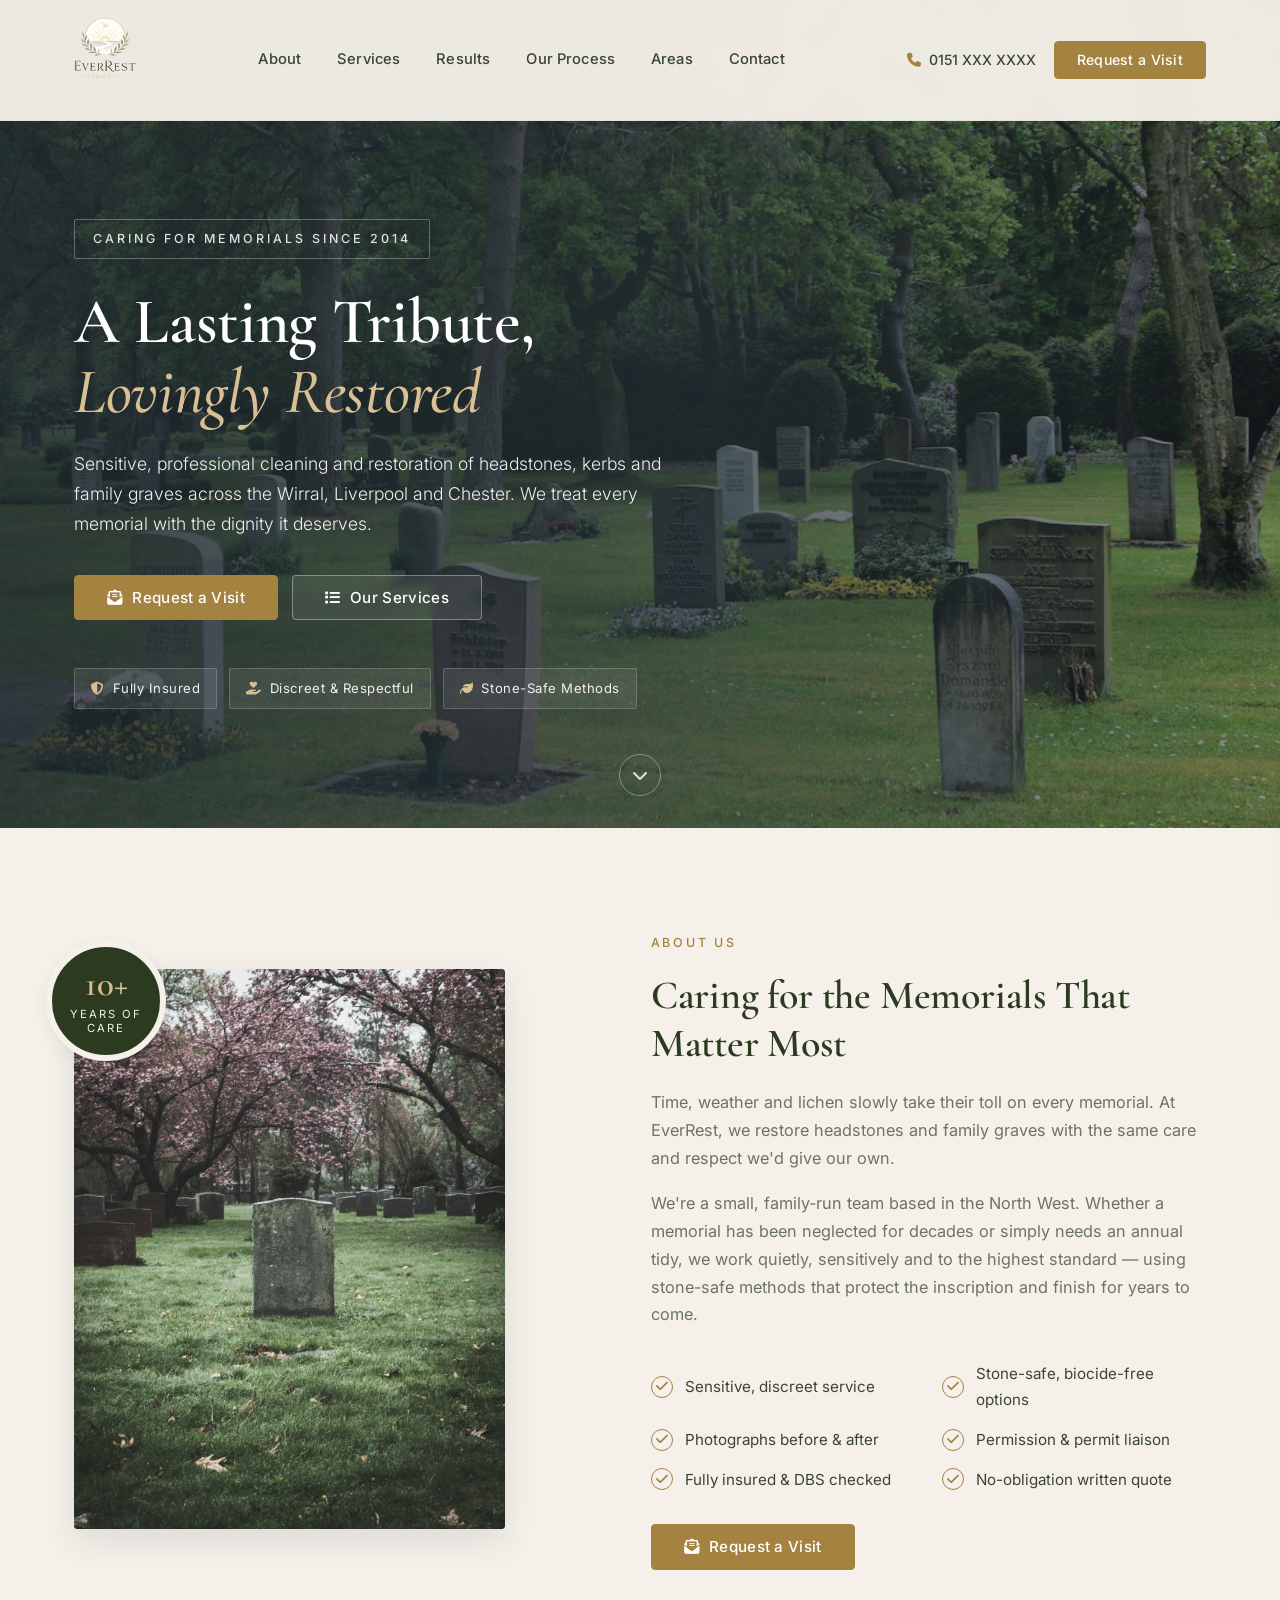
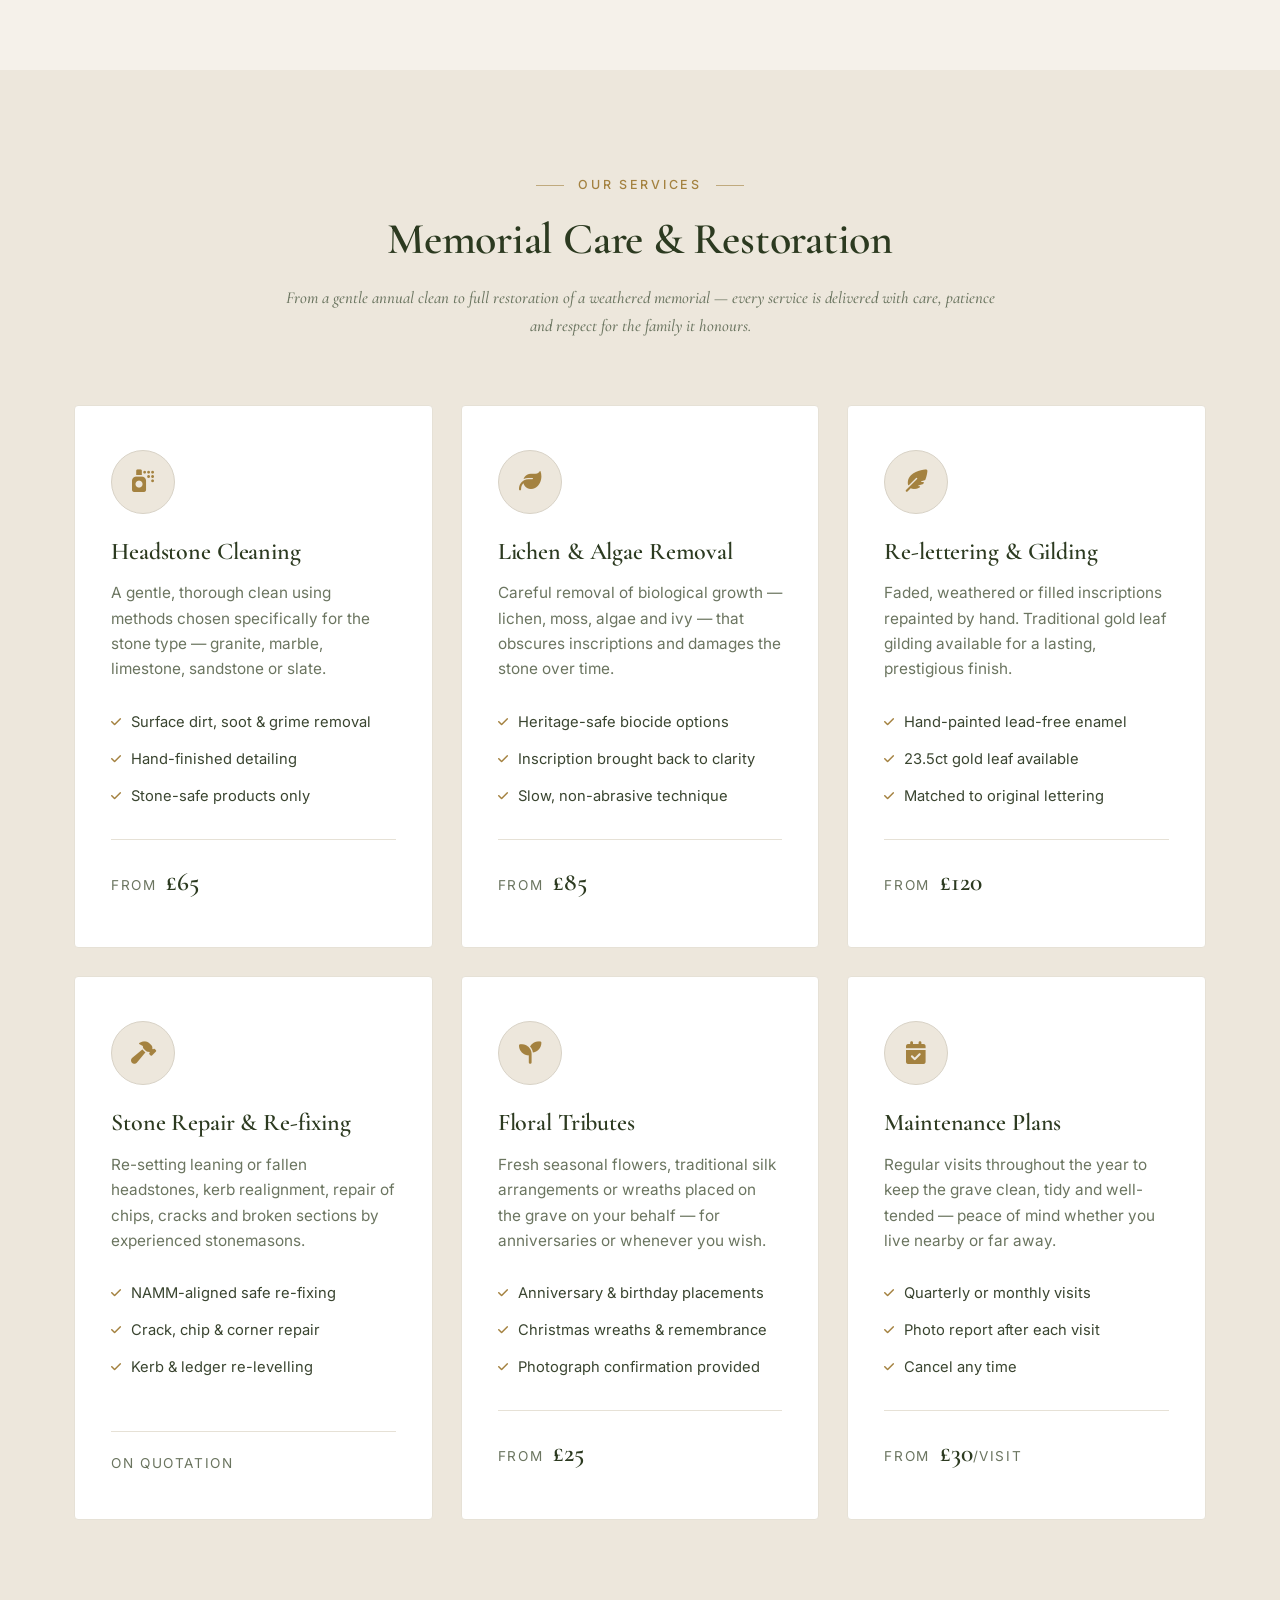
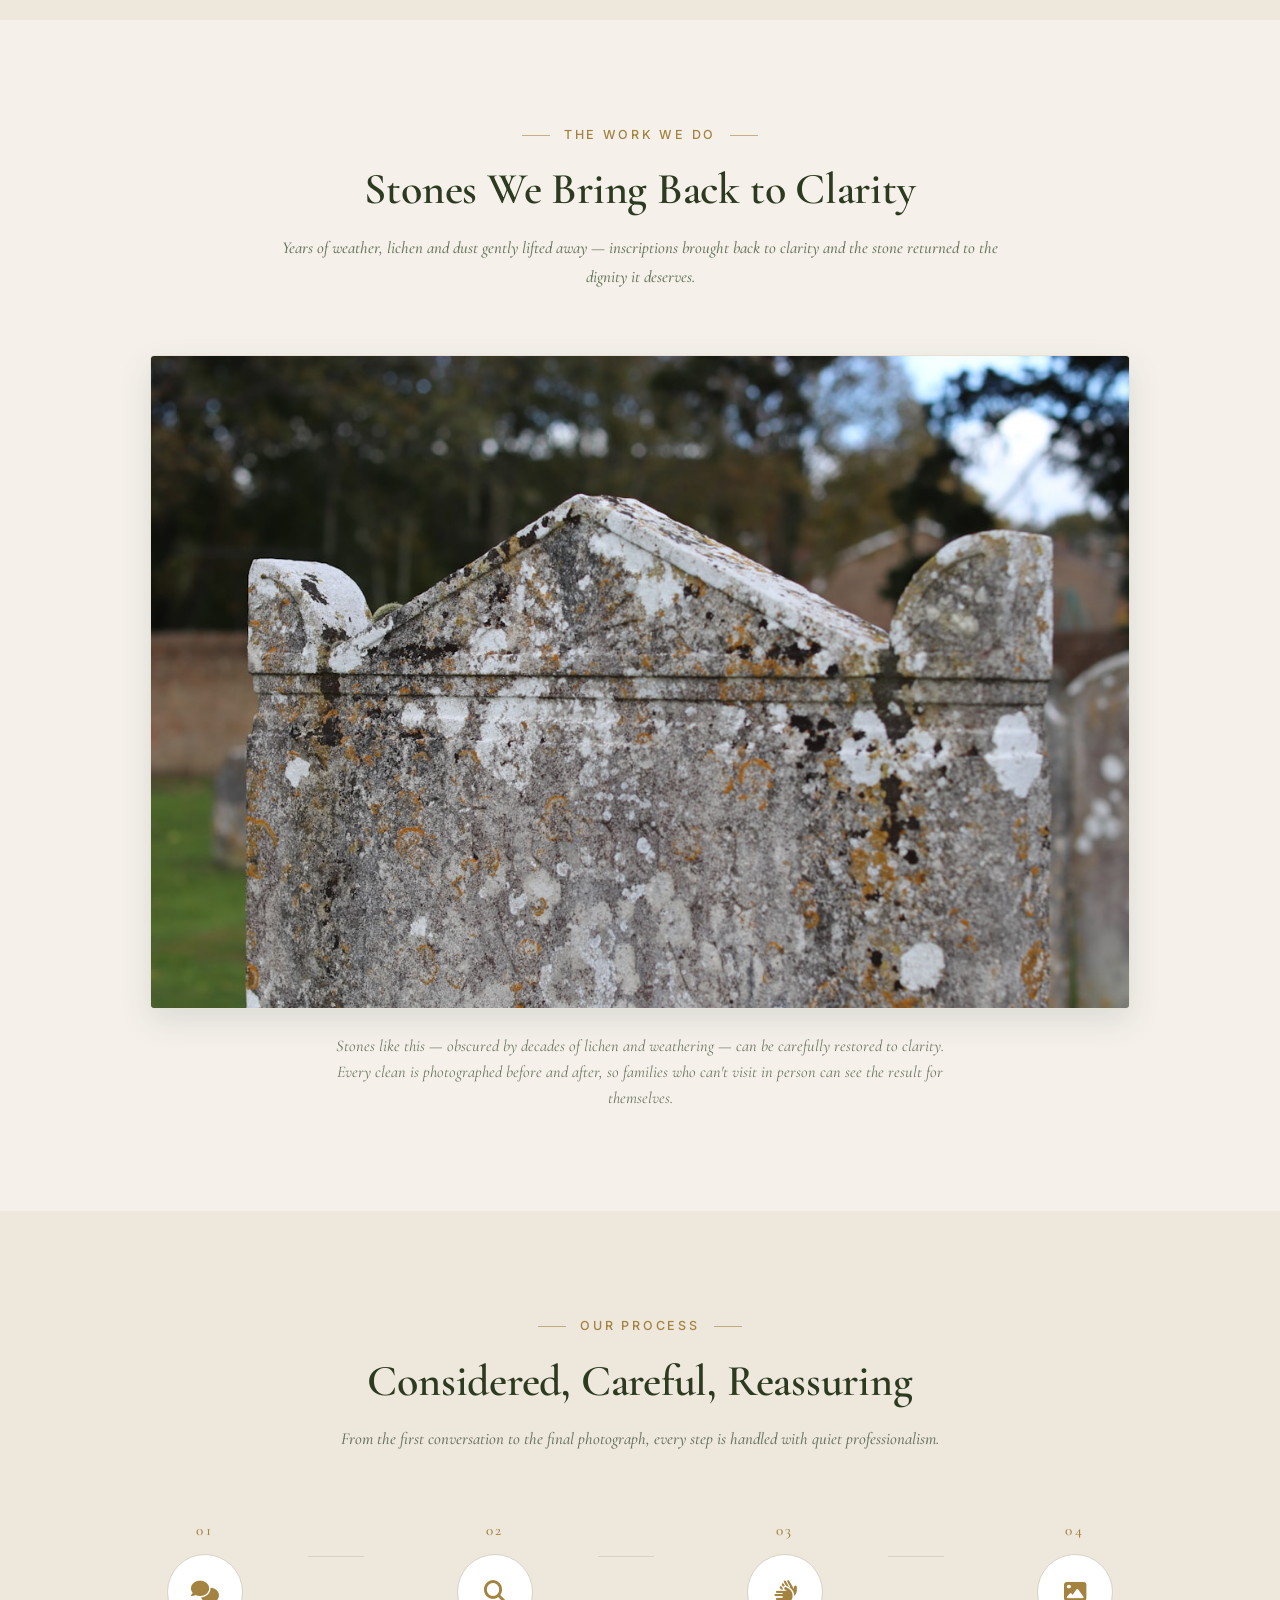
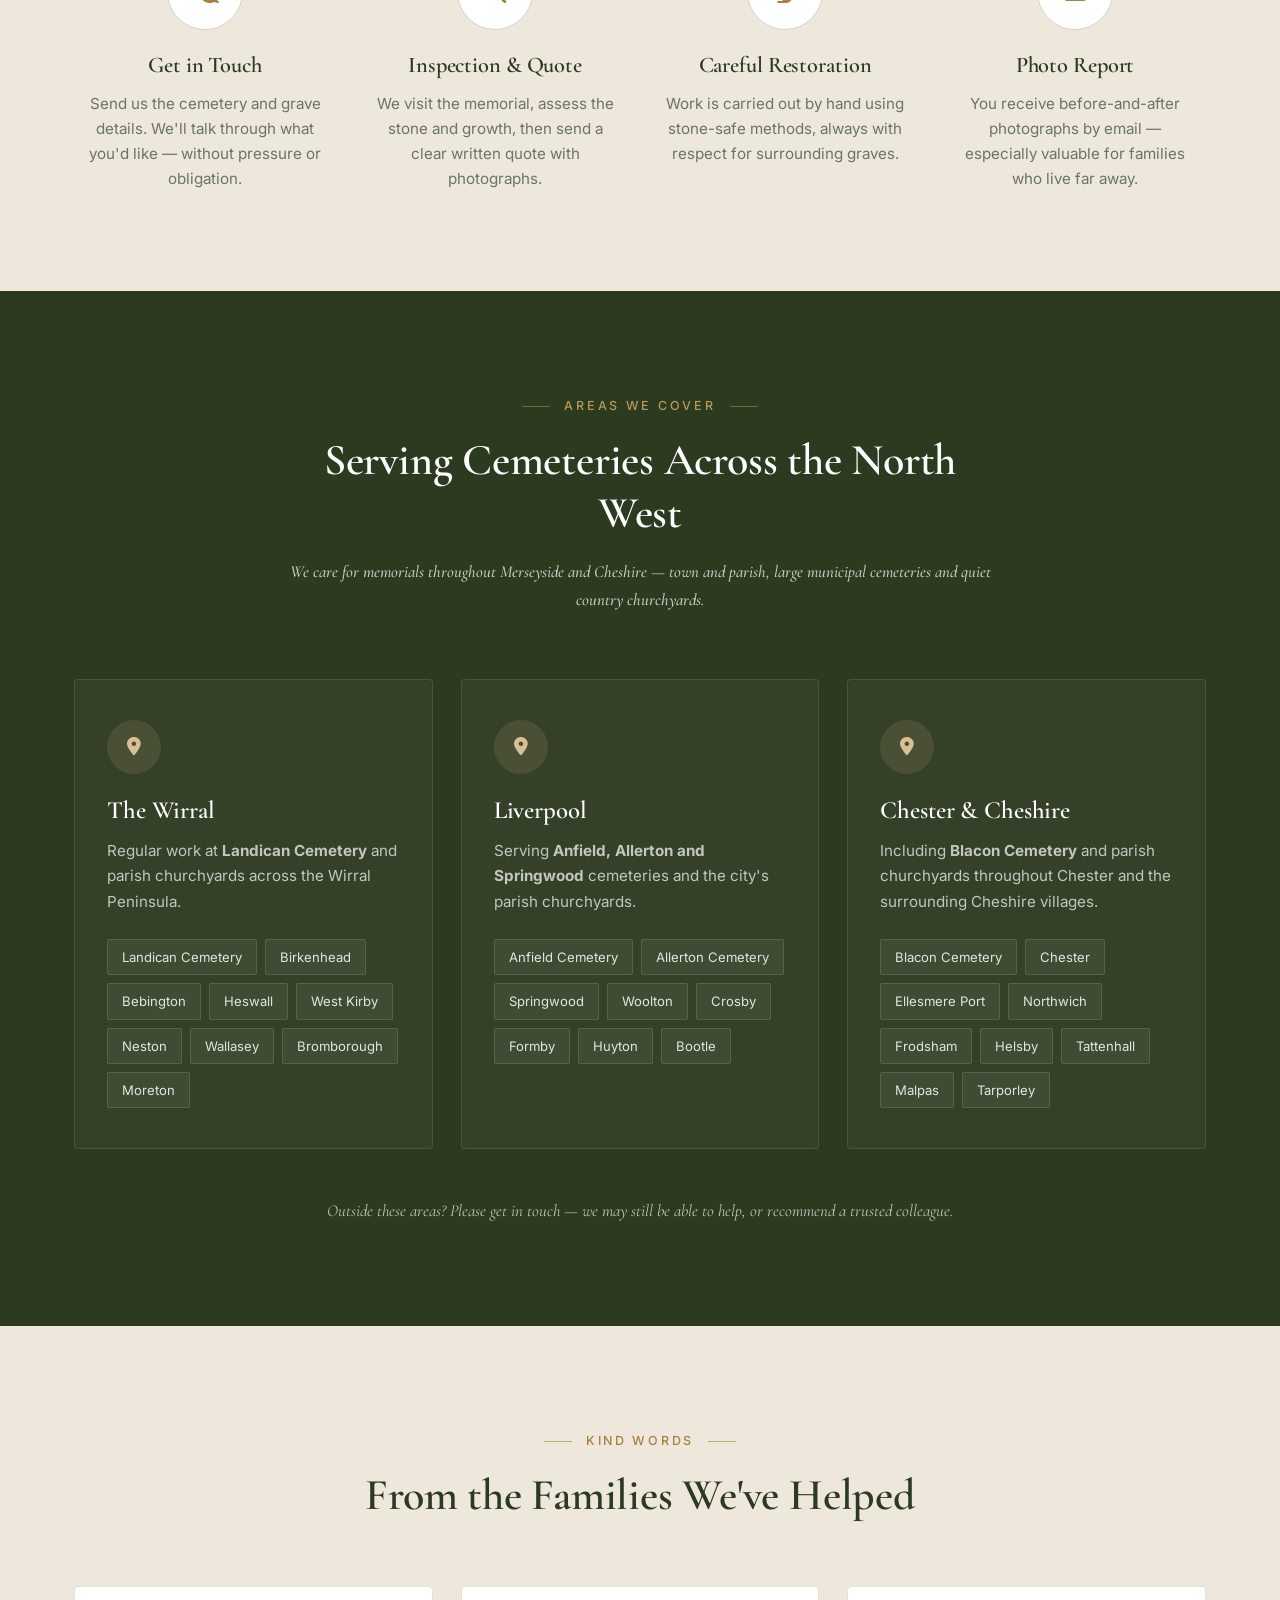
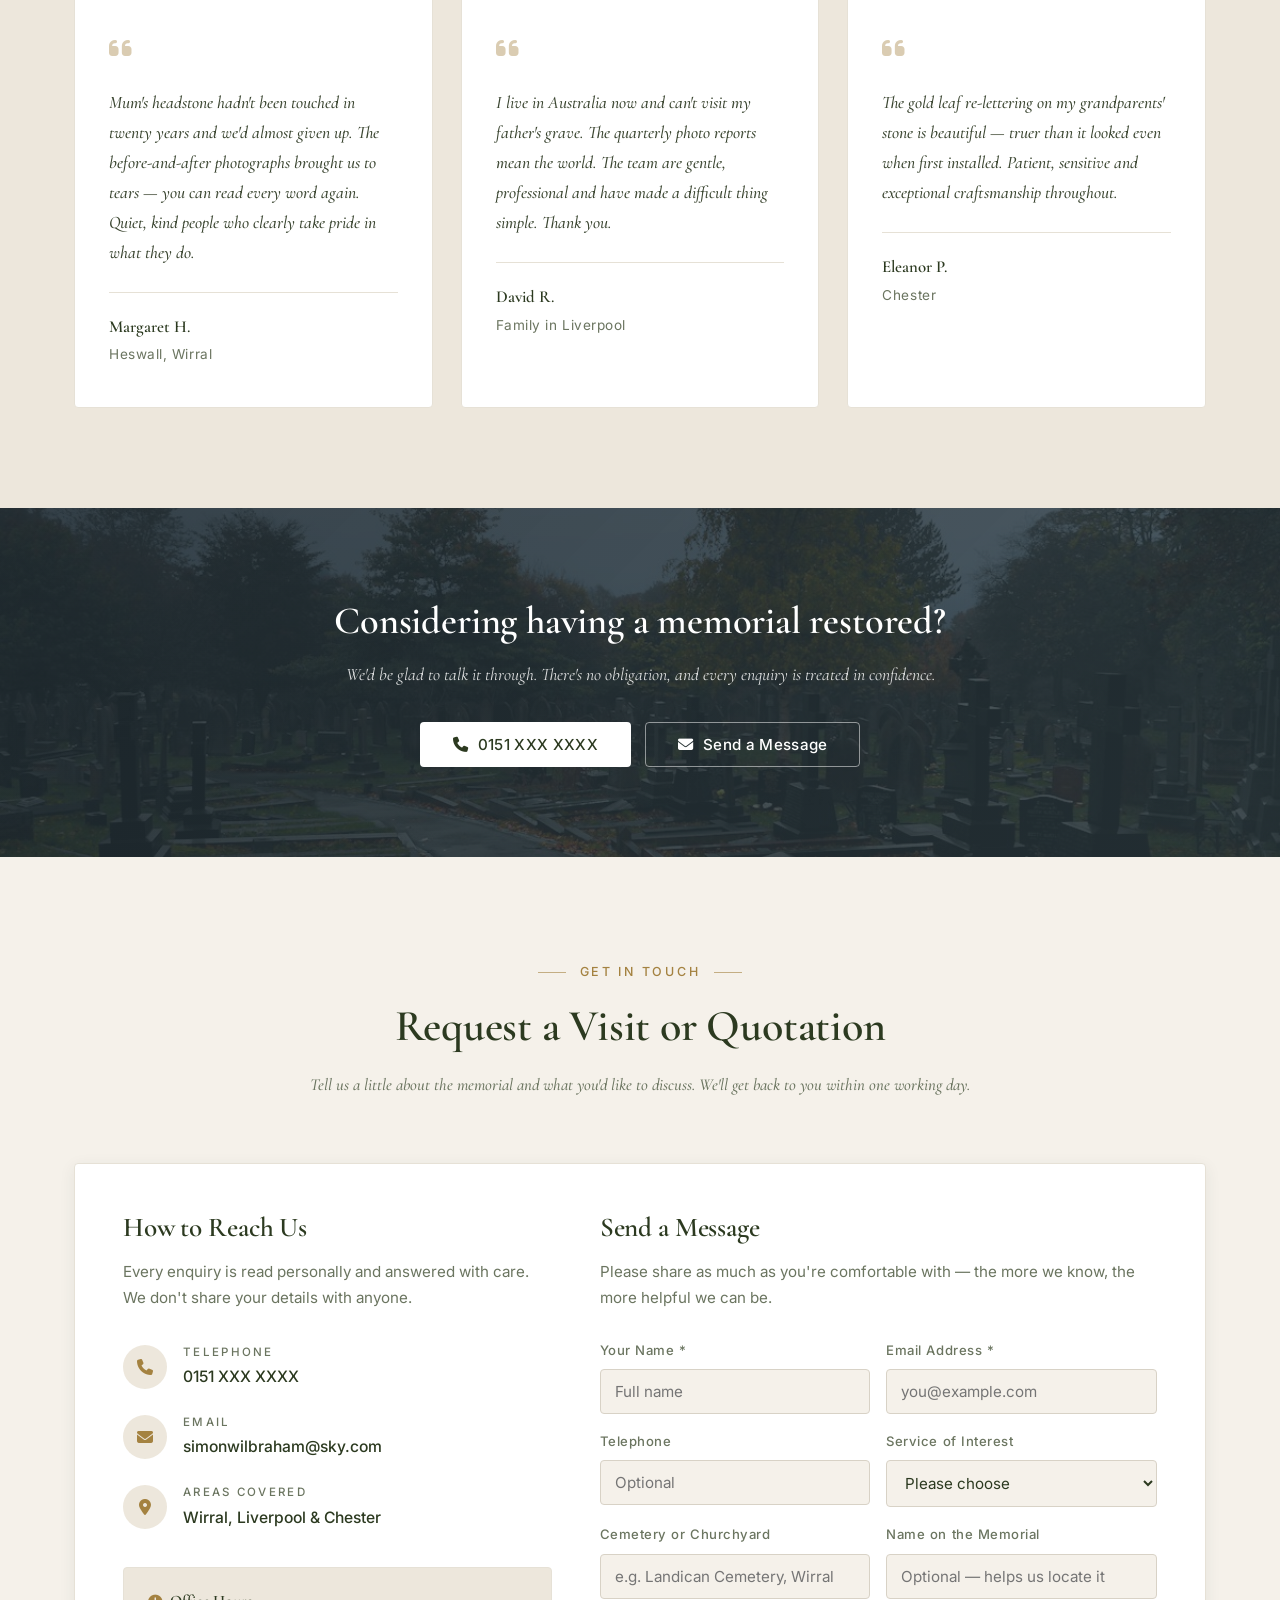
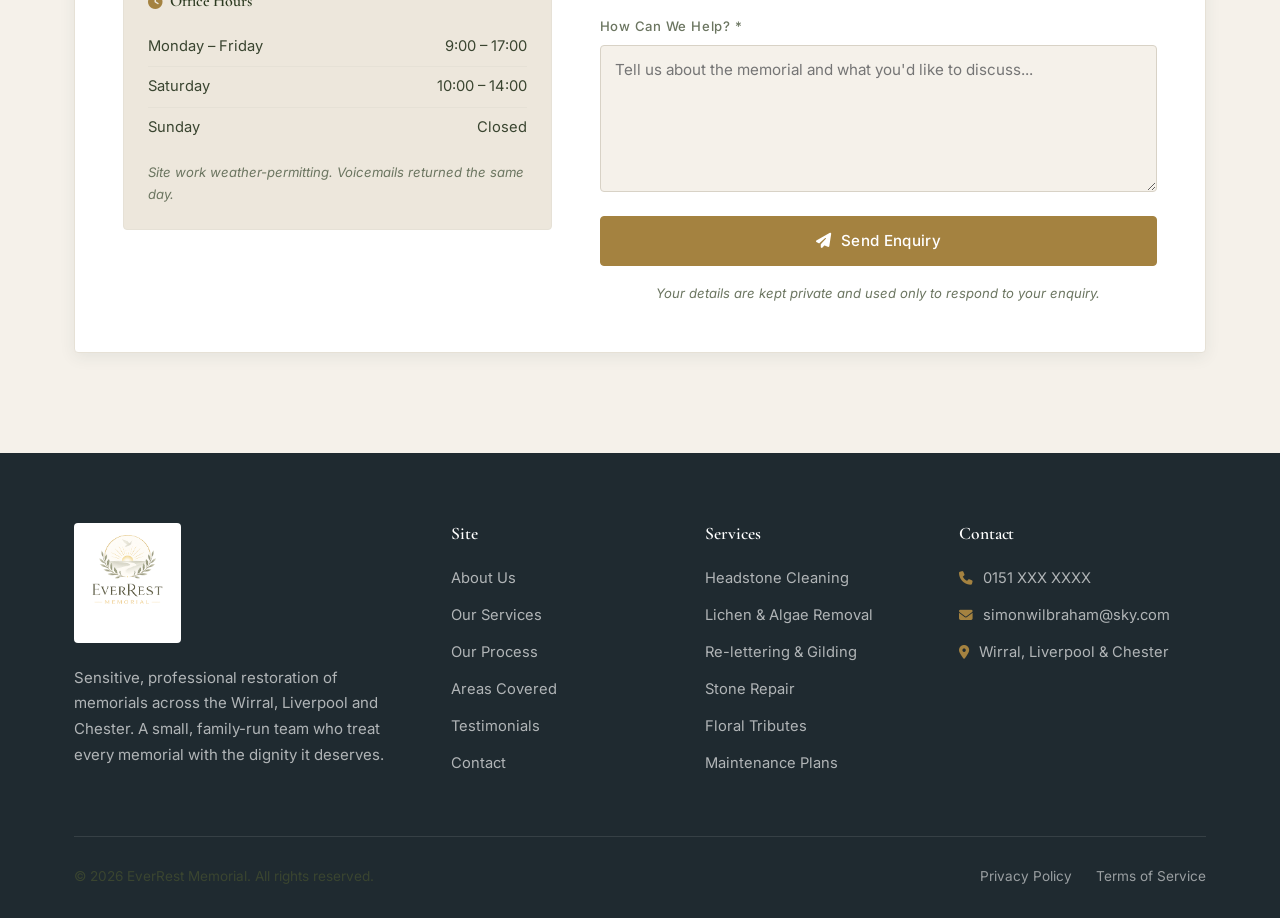
<file: index.html>
<!DOCTYPE html>
<html lang="en">
<head>
  <meta charset="UTF-8">
  <meta name="viewport" content="width=device-width, initial-scale=1.0">
  <meta name="description" content="EverRest Memorial — sensitive, professional headstone cleaning and grave restoration across the Wirral, Liverpool and Chester. Cleaning, re-lettering, repairs and floral tributes.">
  <title>EverRest Memorial | Headstone Cleaning &amp; Grave Restoration in Wirral, Liverpool &amp; Chester</title>

  <!-- Google Fonts -->
  <link rel="preconnect" href="https://fonts.googleapis.com">
  <link rel="preconnect" href="https://fonts.gstatic.com" crossorigin>
  <link href="https://fonts.googleapis.com/css2?family=Cormorant+Garamond:wght@500;600;700&family=Inter:wght@300;400;500;600;700&display=swap" rel="stylesheet">

  <!-- Font Awesome -->
  <link rel="stylesheet" href="https://cdnjs.cloudflare.com/ajax/libs/font-awesome/6.5.1/css/all.min.css">

  <!-- Stylesheet -->
  <link rel="stylesheet" href="css/style.css">

  <!-- Favicon -->
  <link rel="icon" type="image/svg+xml" href="data:image/svg+xml,<svg xmlns='http://www.w3.org/2000/svg' viewBox='0 0 100 100'><circle cx='50' cy='50' r='46' fill='%23f5f1ea' stroke='%232c3a20' stroke-width='4'/><line x1='18' y1='62' x2='82' y2='62' stroke='%232c3a20' stroke-width='3'/><path d='M 30 62 A 20 20 0 0 1 70 62 Z' fill='%23d3971b'/><g stroke='%23d3971b' stroke-width='3' stroke-linecap='round'><line x1='50' y1='22' x2='50' y2='30'/><line x1='28' y1='30' x2='33' y2='36'/><line x1='72' y1='30' x2='67' y2='36'/><line x1='20' y1='50' x2='28' y2='50'/><line x1='80' y1='50' x2='72' y2='50'/></g></svg>">
</head>
<body>

  <!-- ===== HEADER ===== -->
  <header class="header" id="header">
    <div class="container">
      <a href="#hero" class="logo">
        <img src="logo.png" alt="EverRest Memorial" class="logo-img">
      </a>

      <nav class="nav-links">
        <a href="#about">About</a>
        <a href="#services">Services</a>
        <a href="#results">Results</a>
        <a href="#process">Our Process</a>
        <a href="#areas">Areas</a>
        <a href="#contact">Contact</a>
      </nav>

      <div class="nav-cta">
        <a href="tel:0151XXXXXXX" class="nav-phone">
          <i class="fas fa-phone"></i> 0151 XXX XXXX
        </a>
        <a href="#contact" class="btn btn-primary">Request a Visit</a>
      </div>

      <button class="hamburger" aria-label="Toggle navigation">
        <span></span>
        <span></span>
        <span></span>
      </button>
    </div>
  </header>

  <!-- Mobile Nav -->
  <div class="mobile-nav-overlay"></div>
  <nav class="mobile-nav">
    <a href="#about">About</a>
    <a href="#services">Services</a>
    <a href="#results">Results</a>
    <a href="#process">Our Process</a>
    <a href="#areas">Areas</a>
    <a href="#contact">Contact</a>
    <a href="tel:0151XXXXXXX" class="btn btn-primary">
      <i class="fas fa-phone"></i> Call Us
    </a>
  </nav>

  <!-- ===== HERO ===== -->
  <section class="hero" id="hero">
    <div class="hero-bg">
      <img src="images/hero-cemetery.jpg" alt="A peaceful, well-tended cemetery with green grass and trees">
    </div>
    <div class="hero-overlay"></div>

    <div class="container">
      <div class="hero-content">
        <span class="hero-eyebrow">Caring for memorials since 2014</span>
        <h1>A Lasting Tribute, <span>Lovingly Restored</span></h1>
        <p>Sensitive, professional cleaning and restoration of headstones, kerbs and family graves across the Wirral, Liverpool and Chester. We treat every memorial with the dignity it deserves.</p>
        <div class="hero-buttons">
          <a href="#contact" class="btn btn-primary"><i class="fas fa-envelope-open-text"></i> Request a Visit</a>
          <a href="#services" class="btn btn-secondary"><i class="fas fa-list"></i> Our Services</a>
        </div>
        <div class="hero-trust">
          <div class="trust-pill"><i class="fas fa-shield-halved"></i> Fully Insured</div>
          <div class="trust-pill"><i class="fas fa-hand-holding-heart"></i> Discreet &amp; Respectful</div>
          <div class="trust-pill"><i class="fas fa-leaf"></i> Stone-Safe Methods</div>
        </div>
      </div>
    </div>

    <div class="hero-scroll">
      <a href="#about" aria-label="Scroll to next section"><i class="fas fa-chevron-down"></i></a>
    </div>
  </section>

  <!-- ===== ABOUT ===== -->
  <section class="about section-padding" id="about">
    <div class="container">
      <div class="about-images fade-in-left">
        <div class="about-photo">
          <img src="images/about-headstone.jpg" alt="A weathered headstone beneath a cherry blossom tree">
        </div>
        <div class="experience-badge">
          <div class="number">10+</div>
          <div class="text">Years of <br>Care</div>
        </div>
      </div>

      <div class="about-content fade-in-right">
        <span class="subtitle">About Us</span>
        <h2>Caring for the Memorials That Matter Most</h2>
        <p>Time, weather and lichen slowly take their toll on every memorial. At EverRest, we restore headstones and family graves with the same care and respect we'd give our own.</p>
        <p>We're a small, family-run team based in the North West. Whether a memorial has been neglected for decades or simply needs an annual tidy, we work quietly, sensitively and to the highest standard &mdash; using stone-safe methods that protect the inscription and finish for years to come.</p>

        <div class="about-features">
          <div class="about-feature">
            <i class="fas fa-check"></i>
            <span>Sensitive, discreet service</span>
          </div>
          <div class="about-feature">
            <i class="fas fa-check"></i>
            <span>Stone-safe, biocide-free options</span>
          </div>
          <div class="about-feature">
            <i class="fas fa-check"></i>
            <span>Photographs before &amp; after</span>
          </div>
          <div class="about-feature">
            <i class="fas fa-check"></i>
            <span>Permission &amp; permit liaison</span>
          </div>
          <div class="about-feature">
            <i class="fas fa-check"></i>
            <span>Fully insured &amp; DBS checked</span>
          </div>
          <div class="about-feature">
            <i class="fas fa-check"></i>
            <span>No-obligation written quote</span>
          </div>
        </div>

        <div class="about-cta">
          <a href="#contact" class="btn btn-primary"><i class="fas fa-envelope-open-text"></i> Request a Visit</a>
        </div>
      </div>
    </div>
  </section>

  <!-- ===== SERVICES ===== -->
  <section class="services section-padding" id="services">
    <div class="container">
      <div class="section-header fade-in">
        <span class="subtitle">Our Services</span>
        <h2>Memorial Care &amp; Restoration</h2>
        <p>From a gentle annual clean to full restoration of a weathered memorial &mdash; every service is delivered with care, patience and respect for the family it honours.</p>
      </div>

      <div class="services-grid">
        <div class="service-card fade-in">
          <div class="service-card-icon"><i class="fas fa-spray-can"></i></div>
          <h3>Headstone Cleaning</h3>
          <p>A gentle, thorough clean using methods chosen specifically for the stone type &mdash; granite, marble, limestone, sandstone or slate.</p>
          <ul class="service-list">
            <li><i class="fas fa-check"></i> Surface dirt, soot &amp; grime removal</li>
            <li><i class="fas fa-check"></i> Hand-finished detailing</li>
            <li><i class="fas fa-check"></i> Stone-safe products only</li>
          </ul>
          <div class="service-price">from <span>&pound;65</span></div>
        </div>

        <div class="service-card fade-in">
          <div class="service-card-icon"><i class="fas fa-leaf"></i></div>
          <h3>Lichen &amp; Algae Removal</h3>
          <p>Careful removal of biological growth &mdash; lichen, moss, algae and ivy &mdash; that obscures inscriptions and damages the stone over time.</p>
          <ul class="service-list">
            <li><i class="fas fa-check"></i> Heritage-safe biocide options</li>
            <li><i class="fas fa-check"></i> Inscription brought back to clarity</li>
            <li><i class="fas fa-check"></i> Slow, non-abrasive technique</li>
          </ul>
          <div class="service-price">from <span>&pound;85</span></div>
        </div>

        <div class="service-card fade-in">
          <div class="service-card-icon"><i class="fas fa-feather-pointed"></i></div>
          <h3>Re-lettering &amp; Gilding</h3>
          <p>Faded, weathered or filled inscriptions repainted by hand. Traditional gold leaf gilding available for a lasting, prestigious finish.</p>
          <ul class="service-list">
            <li><i class="fas fa-check"></i> Hand-painted lead-free enamel</li>
            <li><i class="fas fa-check"></i> 23.5ct gold leaf available</li>
            <li><i class="fas fa-check"></i> Matched to original lettering</li>
          </ul>
          <div class="service-price">from <span>&pound;120</span></div>
        </div>

        <div class="service-card fade-in">
          <div class="service-card-icon"><i class="fas fa-hammer"></i></div>
          <h3>Stone Repair &amp; Re-fixing</h3>
          <p>Re-setting leaning or fallen headstones, kerb realignment, repair of chips, cracks and broken sections by experienced stonemasons.</p>
          <ul class="service-list">
            <li><i class="fas fa-check"></i> NAMM-aligned safe re-fixing</li>
            <li><i class="fas fa-check"></i> Crack, chip &amp; corner repair</li>
            <li><i class="fas fa-check"></i> Kerb &amp; ledger re-levelling</li>
          </ul>
          <div class="service-price">on quotation</div>
        </div>

        <div class="service-card fade-in">
          <div class="service-card-icon"><i class="fas fa-seedling"></i></div>
          <h3>Floral Tributes</h3>
          <p>Fresh seasonal flowers, traditional silk arrangements or wreaths placed on the grave on your behalf &mdash; for anniversaries or whenever you wish.</p>
          <ul class="service-list">
            <li><i class="fas fa-check"></i> Anniversary &amp; birthday placements</li>
            <li><i class="fas fa-check"></i> Christmas wreaths &amp; remembrance</li>
            <li><i class="fas fa-check"></i> Photograph confirmation provided</li>
          </ul>
          <div class="service-price">from <span>&pound;25</span></div>
        </div>

        <div class="service-card fade-in">
          <div class="service-card-icon"><i class="fas fa-calendar-check"></i></div>
          <h3>Maintenance Plans</h3>
          <p>Regular visits throughout the year to keep the grave clean, tidy and well-tended &mdash; peace of mind whether you live nearby or far away.</p>
          <ul class="service-list">
            <li><i class="fas fa-check"></i> Quarterly or monthly visits</li>
            <li><i class="fas fa-check"></i> Photo report after each visit</li>
            <li><i class="fas fa-check"></i> Cancel any time</li>
          </ul>
          <div class="service-price">from <span>&pound;30</span>/visit</div>
        </div>
      </div>
    </div>
  </section>

  <!-- ===== BEFORE & AFTER ===== -->
  <section class="results section-padding" id="results">
    <div class="container">
      <div class="section-header fade-in">
        <span class="subtitle">The Work We Do</span>
        <h2>Stones We Bring Back to Clarity</h2>
        <p>Years of weather, lichen and dust gently lifted away &mdash; inscriptions brought back to clarity and the stone returned to the dignity it deserves.</p>
      </div>

      <figure class="before-after fade-in">
        <img src="images/weathered-headstone.jpg" alt="A weathered headstone heavily covered in lichen — the kind of stone we restore">
        <figcaption>Stones like this &mdash; obscured by decades of lichen and weathering &mdash; can be carefully restored to clarity. Every clean is photographed before and after, so families who can't visit in person can see the result for themselves.</figcaption>
      </figure>
    </div>
  </section>

  <!-- ===== PROCESS ===== -->
  <section class="process section-padding" id="process">
    <div class="container">
      <div class="section-header fade-in">
        <span class="subtitle">Our Process</span>
        <h2>Considered, Careful, Reassuring</h2>
        <p>From the first conversation to the final photograph, every step is handled with quiet professionalism.</p>
      </div>

      <div class="process-grid">
        <div class="process-step fade-in">
          <div class="process-number">01</div>
          <div class="process-icon"><i class="fas fa-comments"></i></div>
          <h3>Get in Touch</h3>
          <p>Send us the cemetery and grave details. We'll talk through what you'd like &mdash; without pressure or obligation.</p>
        </div>

        <div class="process-step fade-in">
          <div class="process-number">02</div>
          <div class="process-icon"><i class="fas fa-magnifying-glass"></i></div>
          <h3>Inspection &amp; Quote</h3>
          <p>We visit the memorial, assess the stone and growth, then send a clear written quote with photographs.</p>
        </div>

        <div class="process-step fade-in">
          <div class="process-number">03</div>
          <div class="process-icon"><i class="fas fa-hands"></i></div>
          <h3>Careful Restoration</h3>
          <p>Work is carried out by hand using stone-safe methods, always with respect for surrounding graves.</p>
        </div>

        <div class="process-step fade-in">
          <div class="process-number">04</div>
          <div class="process-icon"><i class="fas fa-image"></i></div>
          <h3>Photo Report</h3>
          <p>You receive before-and-after photographs by email &mdash; especially valuable for families who live far away.</p>
        </div>
      </div>
    </div>
  </section>

  <!-- ===== AREAS ===== -->
  <section class="areas section-padding" id="areas">
    <div class="container">
      <div class="section-header fade-in">
        <span class="subtitle light">Areas We Cover</span>
        <h2>Serving Cemeteries Across the North West</h2>
        <p>We care for memorials throughout Merseyside and Cheshire &mdash; town and parish, large municipal cemeteries and quiet country churchyards.</p>
      </div>

      <div class="areas-grid">
        <div class="area-card fade-in">
          <div class="area-card-icon"><i class="fas fa-map-marker-alt"></i></div>
          <h3>The Wirral</h3>
          <p>Regular work at <strong>Landican Cemetery</strong> and parish churchyards across the Wirral Peninsula.</p>
          <div class="area-locations">
            <span>Landican Cemetery</span>
            <span>Birkenhead</span>
            <span>Bebington</span>
            <span>Heswall</span>
            <span>West Kirby</span>
            <span>Neston</span>
            <span>Wallasey</span>
            <span>Bromborough</span>
            <span>Moreton</span>
          </div>
        </div>

        <div class="area-card fade-in">
          <div class="area-card-icon"><i class="fas fa-map-marker-alt"></i></div>
          <h3>Liverpool</h3>
          <p>Serving <strong>Anfield, Allerton and Springwood</strong> cemeteries and the city's parish churchyards.</p>
          <div class="area-locations">
            <span>Anfield Cemetery</span>
            <span>Allerton Cemetery</span>
            <span>Springwood</span>
            <span>Woolton</span>
            <span>Crosby</span>
            <span>Formby</span>
            <span>Huyton</span>
            <span>Bootle</span>
          </div>
        </div>

        <div class="area-card fade-in">
          <div class="area-card-icon"><i class="fas fa-map-marker-alt"></i></div>
          <h3>Chester &amp; Cheshire</h3>
          <p>Including <strong>Blacon Cemetery</strong> and parish churchyards throughout Chester and the surrounding Cheshire villages.</p>
          <div class="area-locations">
            <span>Blacon Cemetery</span>
            <span>Chester</span>
            <span>Ellesmere Port</span>
            <span>Northwich</span>
            <span>Frodsham</span>
            <span>Helsby</span>
            <span>Tattenhall</span>
            <span>Malpas</span>
            <span>Tarporley</span>
          </div>
        </div>
      </div>

      <p class="areas-note">Outside these areas? Please get in touch &mdash; we may still be able to help, or recommend a trusted colleague.</p>
    </div>
  </section>

  <!-- ===== TESTIMONIALS ===== -->
  <section class="testimonials section-padding" id="testimonials">
    <div class="container">
      <div class="section-header fade-in">
        <span class="subtitle">Kind Words</span>
        <h2>From the Families We've Helped</h2>
      </div>

      <div class="testimonials-grid">
        <div class="testimonial-card fade-in">
          <div class="quote-icon"><i class="fas fa-quote-left"></i></div>
          <blockquote>Mum's headstone hadn't been touched in twenty years and we'd almost given up. The before-and-after photographs brought us to tears &mdash; you can read every word again. Quiet, kind people who clearly take pride in what they do.</blockquote>
          <div class="testimonial-author">
            <strong>Margaret H.</strong>
            <span>Heswall, Wirral</span>
          </div>
        </div>

        <div class="testimonial-card fade-in">
          <div class="quote-icon"><i class="fas fa-quote-left"></i></div>
          <blockquote>I live in Australia now and can't visit my father's grave. The quarterly photo reports mean the world. The team are gentle, professional and have made a difficult thing simple. Thank you.</blockquote>
          <div class="testimonial-author">
            <strong>David R.</strong>
            <span>Family in Liverpool</span>
          </div>
        </div>

        <div class="testimonial-card fade-in">
          <div class="quote-icon"><i class="fas fa-quote-left"></i></div>
          <blockquote>The gold leaf re-lettering on my grandparents' stone is beautiful &mdash; truer than it looked even when first installed. Patient, sensitive and exceptional craftsmanship throughout.</blockquote>
          <div class="testimonial-author">
            <strong>Eleanor P.</strong>
            <span>Chester</span>
          </div>
        </div>
      </div>
    </div>
  </section>

  <!-- ===== CTA BANNER ===== -->
  <section class="cta-banner">
    <div class="container">
      <h2>Considering having a memorial restored?</h2>
      <p>We'd be glad to talk it through. There's no obligation, and every enquiry is treated in confidence.</p>
      <div class="cta-buttons">
        <a href="tel:0151XXXXXXX" class="btn btn-white"><i class="fas fa-phone"></i> 0151 XXX XXXX</a>
        <a href="#contact" class="btn btn-secondary"><i class="fas fa-envelope"></i> Send a Message</a>
      </div>
    </div>
  </section>

  <!-- ===== CONTACT ===== -->
  <section class="contact section-padding" id="contact">
    <div class="container">
      <div class="section-header fade-in">
        <span class="subtitle">Get In Touch</span>
        <h2>Request a Visit or Quotation</h2>
        <p>Tell us a little about the memorial and what you'd like to discuss. We'll get back to you within one working day.</p>
      </div>

      <div class="contact-wrapper">
        <div class="contact-info fade-in-left">
          <h3>How to Reach Us</h3>
          <p>Every enquiry is read personally and answered with care. We don't share your details with anyone.</p>

          <div class="contact-details">
            <div class="contact-detail">
              <div class="contact-detail-icon"><i class="fas fa-phone"></i></div>
              <div class="contact-detail-text">
                <strong>Telephone</strong>
                <span>0151 XXX XXXX</span>
              </div>
            </div>

            <div class="contact-detail">
              <div class="contact-detail-icon"><i class="fas fa-envelope"></i></div>
              <div class="contact-detail-text">
                <strong>Email</strong>
                <span>simonwilbraham@sky.com</span>
              </div>
            </div>

            <div class="contact-detail">
              <div class="contact-detail-icon"><i class="fas fa-map-marker-alt"></i></div>
              <div class="contact-detail-text">
                <strong>Areas Covered</strong>
                <span>Wirral, Liverpool &amp; Chester</span>
              </div>
            </div>
          </div>

          <div class="contact-hours">
            <h4><i class="fas fa-clock"></i> Office Hours</h4>
            <ul>
              <li><span>Monday &ndash; Friday</span><span>9:00 &ndash; 17:00</span></li>
              <li><span>Saturday</span><span>10:00 &ndash; 14:00</span></li>
              <li><span>Sunday</span><span>Closed</span></li>
            </ul>
            <p class="hours-note">Site work weather-permitting. Voicemails returned the same day.</p>
          </div>
        </div>

        <div class="contact-form-area fade-in-right">
          <h3>Send a Message</h3>
          <p>Please share as much as you're comfortable with &mdash; the more we know, the more helpful we can be.</p>

          <form id="contact-form" action="https://formsubmit.co/simonwilbraham@sky.com" method="POST">
            <input type="hidden" name="_subject" value="New Enquiry from EverRest Memorial">
            <input type="hidden" name="_captcha" value="false">
            <input type="hidden" name="_template" value="table">
            <input type="hidden" name="_next" value="thank-you.html">
            <input type="text" name="_honey" style="display:none">

            <div class="form-row">
              <div class="form-group">
                <label for="contact-name">Your Name *</label>
                <input type="text" id="contact-name" name="Name" required placeholder="Full name">
              </div>
              <div class="form-group">
                <label for="contact-email">Email Address *</label>
                <input type="email" id="contact-email" name="Email" required placeholder="you@example.com">
              </div>
            </div>

            <div class="form-row">
              <div class="form-group">
                <label for="contact-phone">Telephone</label>
                <input type="tel" id="contact-phone" name="Phone" placeholder="Optional">
              </div>
              <div class="form-group">
                <label for="contact-service">Service of Interest</label>
                <select id="contact-service" name="Service">
                  <option value="">Please choose</option>
                  <option value="Headstone Cleaning">Headstone Cleaning</option>
                  <option value="Lichen &amp; Algae Removal">Lichen &amp; Algae Removal</option>
                  <option value="Re-lettering &amp; Gilding">Re-lettering &amp; Gilding</option>
                  <option value="Stone Repair &amp; Re-fixing">Stone Repair &amp; Re-fixing</option>
                  <option value="Floral Tributes">Floral Tributes</option>
                  <option value="Maintenance Plan">Maintenance Plan</option>
                  <option value="Not Sure / General Enquiry">Not sure &ndash; general enquiry</option>
                </select>
              </div>
            </div>

            <div class="form-row">
              <div class="form-group">
                <label for="contact-cemetery">Cemetery or Churchyard</label>
                <input type="text" id="contact-cemetery" name="Cemetery" placeholder="e.g. Landican Cemetery, Wirral">
              </div>
              <div class="form-group">
                <label for="contact-name-on-stone">Name on the Memorial</label>
                <input type="text" id="contact-name-on-stone" name="Name on Memorial" placeholder="Optional &mdash; helps us locate it">
              </div>
            </div>

            <div class="form-group">
              <label for="contact-message">How Can We Help? *</label>
              <textarea id="contact-message" name="Message" rows="5" required placeholder="Tell us about the memorial and what you'd like to discuss..."></textarea>
            </div>

            <button type="submit" class="btn btn-primary form-submit-btn">
              <i class="fas fa-paper-plane"></i> Send Enquiry
            </button>

            <p class="form-note">Your details are kept private and used only to respond to your enquiry.</p>
          </form>
        </div>
      </div>
    </div>
  </section>

  <!-- ===== FOOTER ===== -->
  <footer class="footer">
    <div class="container">
      <div class="footer-grid">
        <div class="footer-about">
          <a href="#hero" class="logo footer-logo">
            <img src="logo.png" alt="EverRest Memorial" class="logo-img">
          </a>
          <p>Sensitive, professional restoration of memorials across the Wirral, Liverpool and Chester. A small, family-run team who treat every memorial with the dignity it deserves.</p>
        </div>

        <div>
          <h4>Site</h4>
          <ul class="footer-links">
            <li><a href="#about">About Us</a></li>
            <li><a href="#services">Our Services</a></li>
            <li><a href="#process">Our Process</a></li>
            <li><a href="#areas">Areas Covered</a></li>
            <li><a href="#testimonials">Testimonials</a></li>
            <li><a href="#contact">Contact</a></li>
          </ul>
        </div>

        <div>
          <h4>Services</h4>
          <ul class="footer-links">
            <li><a href="#services">Headstone Cleaning</a></li>
            <li><a href="#services">Lichen &amp; Algae Removal</a></li>
            <li><a href="#services">Re-lettering &amp; Gilding</a></li>
            <li><a href="#services">Stone Repair</a></li>
            <li><a href="#services">Floral Tributes</a></li>
            <li><a href="#services">Maintenance Plans</a></li>
          </ul>
        </div>

        <div>
          <h4>Contact</h4>
          <ul class="footer-links">
            <li><a href="tel:0151XXXXXXX"><i class="fas fa-phone"></i> 0151 XXX XXXX</a></li>
            <li><a href="mailto:simonwilbraham@sky.com"><i class="fas fa-envelope"></i> simonwilbraham@sky.com</a></li>
            <li><i class="fas fa-map-marker-alt"></i> Wirral, Liverpool &amp; Chester</li>
          </ul>
        </div>
      </div>

      <div class="footer-bottom">
        <p>&copy; 2026 EverRest Memorial. All rights reserved.</p>
        <div class="footer-bottom-links">
          <a href="#">Privacy Policy</a>
          <a href="#">Terms of Service</a>
        </div>
      </div>
    </div>
  </footer>

  <!-- Back to Top -->
  <button class="back-to-top" aria-label="Back to top">
    <i class="fas fa-chevron-up"></i>
  </button>

  <script src="js/main.js"></script>
</body>
</html>
</file>
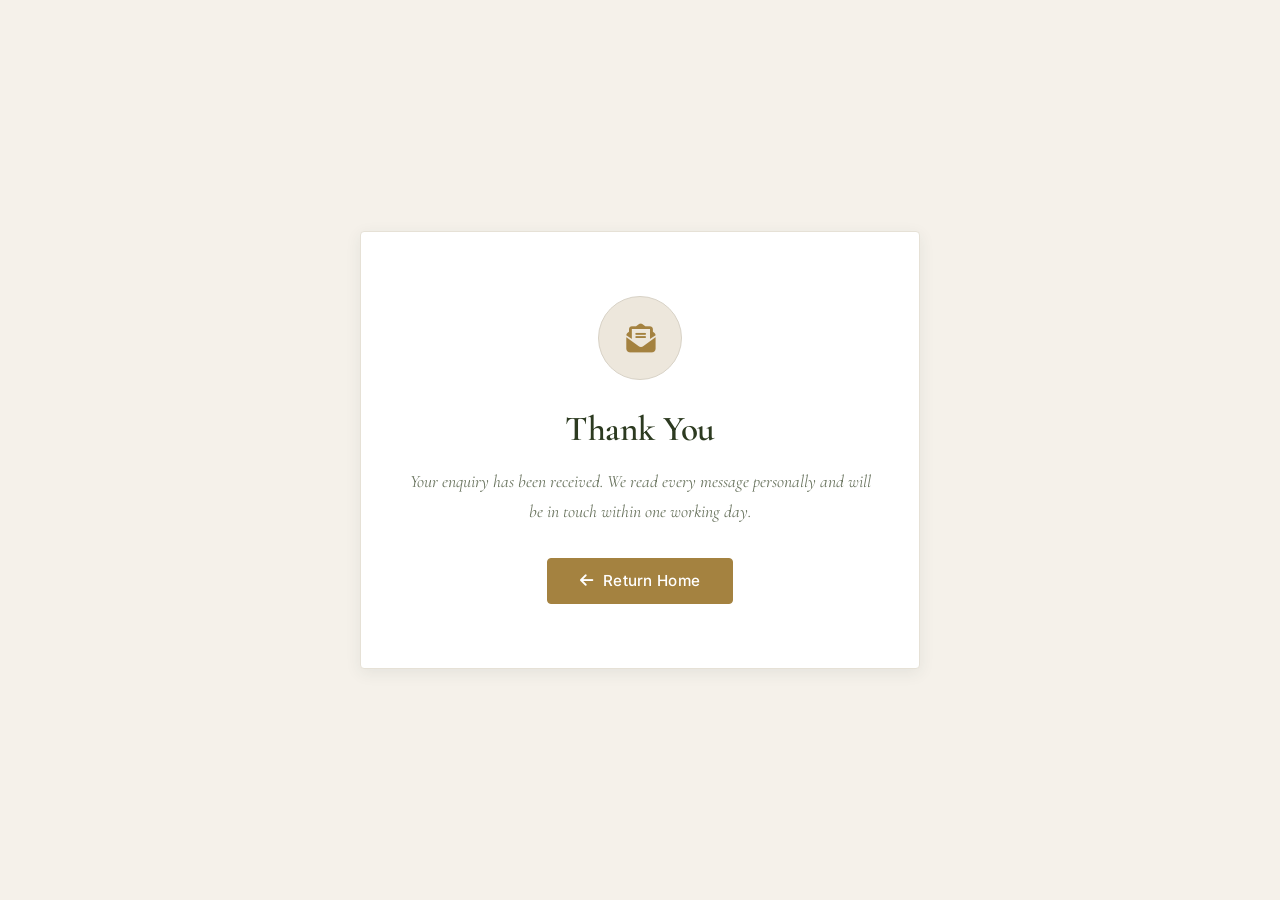
<file: thank-you.html>
<!DOCTYPE html>
<html lang="en">
<head>
  <meta charset="UTF-8">
  <meta name="viewport" content="width=device-width, initial-scale=1.0">
  <title>Thank You | EverRest Memorial</title>

  <link rel="preconnect" href="https://fonts.googleapis.com">
  <link rel="preconnect" href="https://fonts.gstatic.com" crossorigin>
  <link href="https://fonts.googleapis.com/css2?family=Cormorant+Garamond:wght@500;600;700&family=Inter:wght@300;400;500;600;700&display=swap" rel="stylesheet">
  <link rel="stylesheet" href="https://cdnjs.cloudflare.com/ajax/libs/font-awesome/6.5.1/css/all.min.css">
  <link rel="stylesheet" href="css/style.css">

  <style>
    body {
      display: flex;
      align-items: center;
      justify-content: center;
      min-height: 100vh;
      padding: 40px 20px;
    }
    .thank-you {
      max-width: 560px;
      text-align: center;
      background: var(--bg-card);
      border: 1px solid var(--border-light);
      border-radius: var(--radius);
      padding: 64px 48px;
      box-shadow: var(--shadow);
    }
    .thank-you-icon {
      width: 84px;
      height: 84px;
      border-radius: 50%;
      background: var(--bg-warm);
      border: 1px solid var(--border);
      display: inline-flex;
      align-items: center;
      justify-content: center;
      color: var(--accent);
      font-size: 1.8rem;
      margin-bottom: 28px;
    }
    .thank-you h1 {
      font-size: 2.2rem;
      margin-bottom: 16px;
    }
    .thank-you p {
      color: var(--text-light);
      font-family: var(--serif);
      font-style: italic;
      font-size: 1.1rem;
      margin-bottom: 32px;
      line-height: 1.7;
    }
  </style>
</head>
<body>
  <div class="thank-you">
    <div class="thank-you-icon"><i class="fas fa-envelope-open-text"></i></div>
    <h1>Thank You</h1>
    <p>Your enquiry has been received. We read every message personally and will be in touch within one working day.</p>
    <a href="index.html" class="btn btn-primary"><i class="fas fa-arrow-left"></i> Return Home</a>
  </div>
</body>
</html>
</file>
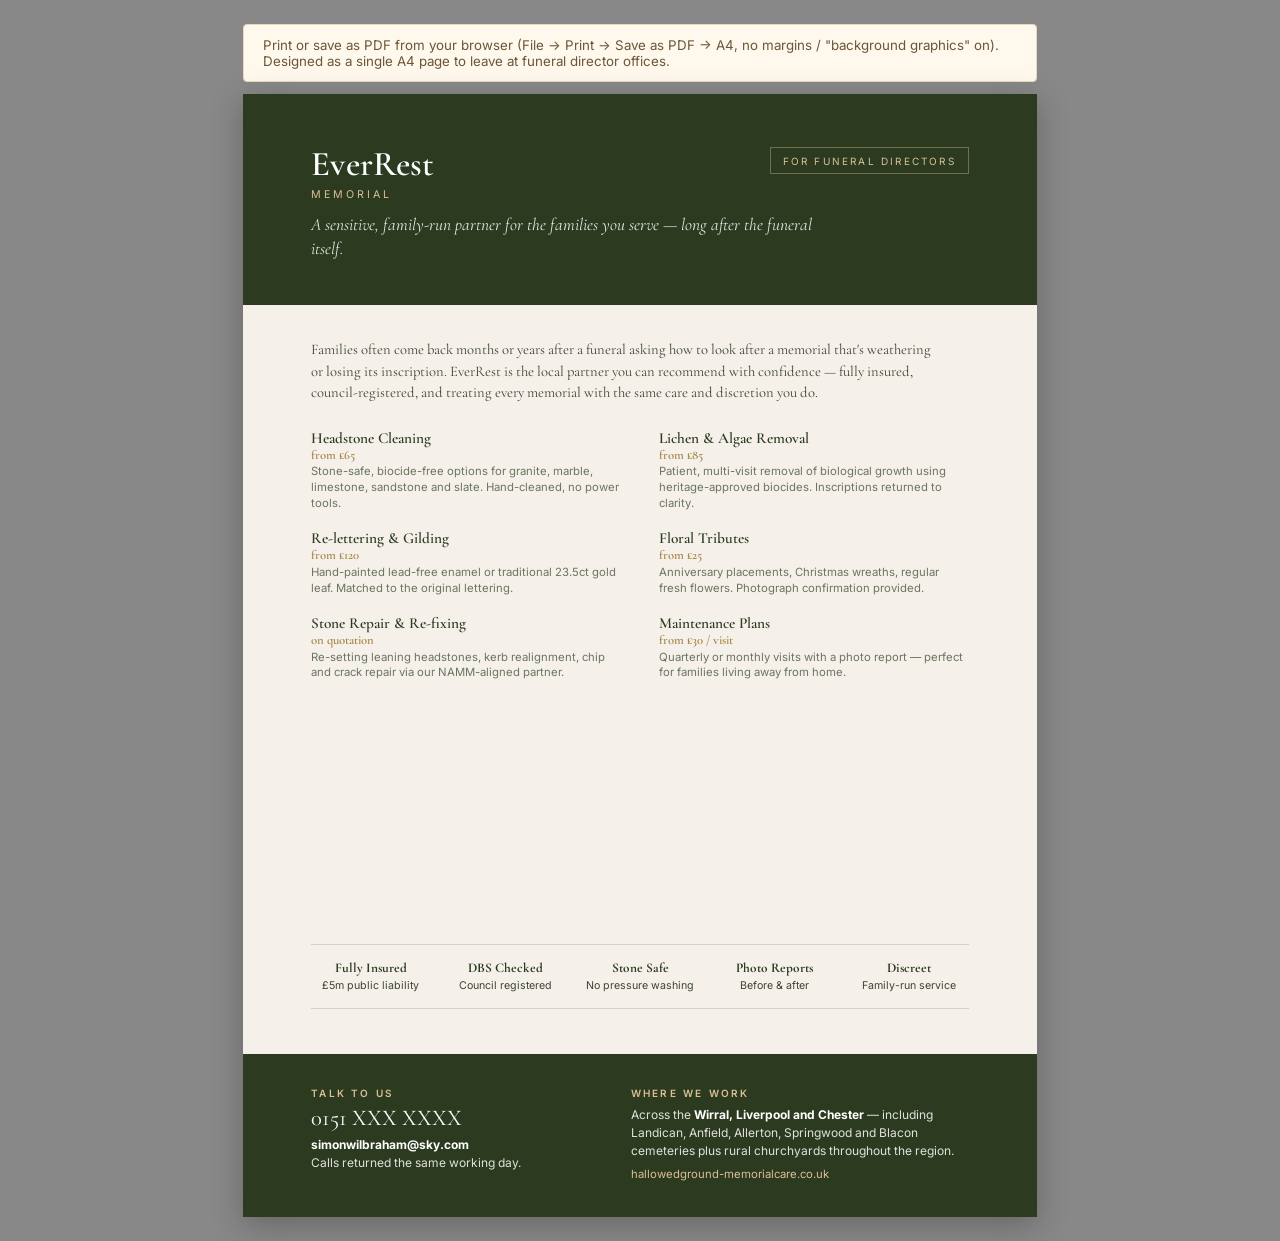
<file: business-docs/funeral-director-leaflet.html>
<!DOCTYPE html>
<html lang="en">
<head>
  <meta charset="UTF-8">
  <title>EverRest Memorial &mdash; For Funeral Directors</title>
  <link rel="preconnect" href="https://fonts.googleapis.com">
  <link rel="preconnect" href="https://fonts.gstatic.com" crossorigin>
  <link href="https://fonts.googleapis.com/css2?family=Cormorant+Garamond:wght@500;600;700&family=Inter:wght@400;500;600;700&display=swap" rel="stylesheet">
  <style>
    @page { size: A4; margin: 0; }
    * { box-sizing: border-box; margin: 0; padding: 0; }

    :root {
      --bg: #f5f1ea;
      --bg-warm: #ede7dc;
      --dark: #2c3a20;
      --stone: #5a6750;
      --text: #3a4530;
      --text-light: #6b7560;
      --accent: #a48240;
      --accent-light: #b89859;
      --gold: #d9bf94;
      --border: #d8d2c6;
    }

    html, body {
      font-family: 'Inter', -apple-system, 'Helvetica Neue', sans-serif;
      color: var(--text);
      background: #fff;
    }

    .page {
      width: 210mm;
      height: 297mm;
      margin: 0 auto;
      background: var(--bg);
      display: flex;
      flex-direction: column;
      position: relative;
      overflow: hidden;
    }

    @media screen {
      body {
        background: #888;
        padding: 24px 0;
      }
      .page { box-shadow: 0 8px 30px rgba(0,0,0,0.25); }
    }

    h1, h2, h3, h4 {
      font-family: 'Cormorant Garamond', Georgia, serif;
      font-weight: 600;
      line-height: 1.15;
      color: var(--dark);
    }

    /* ===== HEADER ===== */
    .header {
      background: var(--dark);
      color: #fff;
      padding: 14mm 18mm 12mm;
      position: relative;
      flex-shrink: 0;
    }

    .header .top-row {
      display: flex;
      justify-content: space-between;
      align-items: flex-start;
    }

    .header .brand-name {
      font-family: 'Cormorant Garamond', serif;
      font-size: 26pt;
      font-weight: 600;
      letter-spacing: 0.005em;
      line-height: 1;
      color: #fff;
    }

    .header .brand-tag {
      font-size: 8pt;
      text-transform: uppercase;
      letter-spacing: 0.28em;
      color: var(--gold);
      margin-top: 5pt;
    }

    .header .aud {
      text-align: right;
      font-size: 7.5pt;
      text-transform: uppercase;
      letter-spacing: 0.22em;
      color: var(--gold);
      border: 1px solid rgba(217,191,148,0.4);
      padding: 5pt 9pt;
      align-self: flex-start;
    }

    .header .strap {
      font-family: 'Cormorant Garamond', serif;
      font-style: italic;
      font-size: 13pt;
      color: rgba(255,255,255,0.88);
      margin-top: 9pt;
      max-width: 140mm;
      line-height: 1.35;
    }

    /* ===== BODY (flex-grow fills remaining space) ===== */
    .body {
      flex: 1;
      padding: 9mm 18mm 6mm;
      display: flex;
      flex-direction: column;
      min-height: 0;
    }

    .intro {
      font-family: 'Cormorant Garamond', serif;
      font-size: 11pt;
      line-height: 1.45;
      color: var(--text);
      margin-bottom: 7mm;
      max-width: 165mm;
    }

    /* Services — 2-col grid, tight */
    .services {
      display: grid;
      grid-template-columns: 1fr 1fr;
      gap: 5mm 10mm;
      margin-bottom: 6mm;
    }

    .service h3 {
      font-size: 11.5pt;
      margin-bottom: 1pt;
      color: var(--dark);
    }

    .service .price {
      font-family: 'Cormorant Garamond', serif;
      font-size: 9.5pt;
      color: var(--accent);
      font-weight: 600;
      margin-bottom: 2pt;
      line-height: 1;
    }

    .service p {
      font-size: 8.5pt;
      color: var(--text-light);
      line-height: 1.4;
    }

    /* Trust bar — single row, sits between services and footer */
    .trust {
      display: flex;
      justify-content: space-between;
      gap: 4mm;
      padding: 4mm 0;
      border-top: 1px solid var(--border);
      border-bottom: 1px solid var(--border);
      margin-top: auto;
      margin-bottom: 6mm;
      font-size: 8pt;
      color: var(--text);
      text-align: center;
    }

    .trust .item {
      flex: 1;
      line-height: 1.3;
    }

    .trust .item strong {
      display: block;
      font-family: 'Cormorant Garamond', serif;
      font-size: 10pt;
      color: var(--dark);
      margin-bottom: 1pt;
    }

    /* ===== FOOTER ===== */
    .foot {
      background: var(--dark);
      color: #fff;
      padding: 9mm 18mm;
      display: grid;
      grid-template-columns: 1fr 1.2fr;
      gap: 10mm;
      flex-shrink: 0;
    }

    .foot .col h4 {
      font-family: 'Inter', sans-serif;
      font-size: 7.5pt;
      font-weight: 600;
      text-transform: uppercase;
      letter-spacing: 0.22em;
      color: var(--gold);
      margin-bottom: 5pt;
    }

    .foot .col .big {
      font-family: 'Cormorant Garamond', serif;
      font-size: 17pt;
      color: #fff;
      line-height: 1.1;
      margin-bottom: 4pt;
    }

    .foot .col p {
      font-size: 9pt;
      color: rgba(255,255,255,0.85);
      line-height: 1.5;
    }

    .foot .col strong { color: #fff; }

    .foot .col .url {
      font-size: 8.5pt;
      color: var(--gold);
      margin-top: 4pt;
    }

    /* Screen-only note */
    .print-note {
      display: none;
    }

    @media screen {
      .print-note {
        display: block;
        max-width: 210mm;
        margin: 0 auto 12px;
        padding: 9pt 14pt;
        font-size: 10pt;
        color: #6d5538;
        background: #fef9ec;
        border: 1px solid #e6dab8;
        border-radius: 3pt;
      }
    }
  </style>
</head>
<body>

<div class="print-note">
  Print or save as PDF from your browser (File &rarr; Print &rarr; Save as PDF &rarr; A4, no margins / "background graphics" on). Designed as a single A4 page to leave at funeral director offices.
</div>

<div class="page">

  <header class="header">
    <div class="top-row">
      <div>
        <div class="brand-name">EverRest</div>
        <div class="brand-tag">Memorial</div>
      </div>
      <div class="aud">For Funeral Directors</div>
    </div>
    <p class="strap">A sensitive, family-run partner for the families you serve &mdash; long after the funeral itself.</p>
  </header>

  <main class="body">

    <p class="intro">
      Families often come back months or years after a funeral asking how to look after a memorial that's weathering or losing its inscription. EverRest is the local partner you can recommend with confidence &mdash; fully insured, council-registered, and treating every memorial with the same care and discretion you do.
    </p>

    <div class="services">
      <div class="service">
        <h3>Headstone Cleaning</h3>
        <div class="price">from &pound;65</div>
        <p>Stone-safe, biocide-free options for granite, marble, limestone, sandstone and slate. Hand-cleaned, no power tools.</p>
      </div>

      <div class="service">
        <h3>Lichen &amp; Algae Removal</h3>
        <div class="price">from &pound;85</div>
        <p>Patient, multi-visit removal of biological growth using heritage-approved biocides. Inscriptions returned to clarity.</p>
      </div>

      <div class="service">
        <h3>Re-lettering &amp; Gilding</h3>
        <div class="price">from &pound;120</div>
        <p>Hand-painted lead-free enamel or traditional 23.5ct gold leaf. Matched to the original lettering.</p>
      </div>

      <div class="service">
        <h3>Floral Tributes</h3>
        <div class="price">from &pound;25</div>
        <p>Anniversary placements, Christmas wreaths, regular fresh flowers. Photograph confirmation provided.</p>
      </div>

      <div class="service">
        <h3>Stone Repair &amp; Re-fixing</h3>
        <div class="price">on quotation</div>
        <p>Re-setting leaning headstones, kerb realignment, chip and crack repair via our NAMM-aligned partner.</p>
      </div>

      <div class="service">
        <h3>Maintenance Plans</h3>
        <div class="price">from &pound;30 / visit</div>
        <p>Quarterly or monthly visits with a photo report &mdash; perfect for families living away from home.</p>
      </div>
    </div>

    <div class="trust">
      <div class="item"><strong>Fully Insured</strong>&pound;5m public liability</div>
      <div class="item"><strong>DBS Checked</strong>Council registered</div>
      <div class="item"><strong>Stone Safe</strong>No pressure washing</div>
      <div class="item"><strong>Photo Reports</strong>Before &amp; after</div>
      <div class="item"><strong>Discreet</strong>Family-run service</div>
    </div>

  </main>

  <footer class="foot">
    <div class="col">
      <h4>Talk to us</h4>
      <div class="big">0151 XXX XXXX</div>
      <p><strong>simonwilbraham@sky.com</strong><br>Calls returned the same working day.</p>
    </div>
    <div class="col">
      <h4>Where we work</h4>
      <p>Across the <strong>Wirral, Liverpool and Chester</strong> &mdash; including Landican, Anfield, Allerton, Springwood and Blacon cemeteries plus rural churchyards throughout the region.</p>
      <p class="url">hallowedground-memorialcare.co.uk</p>
    </div>
  </footer>

</div>

</body>
</html>
</file>
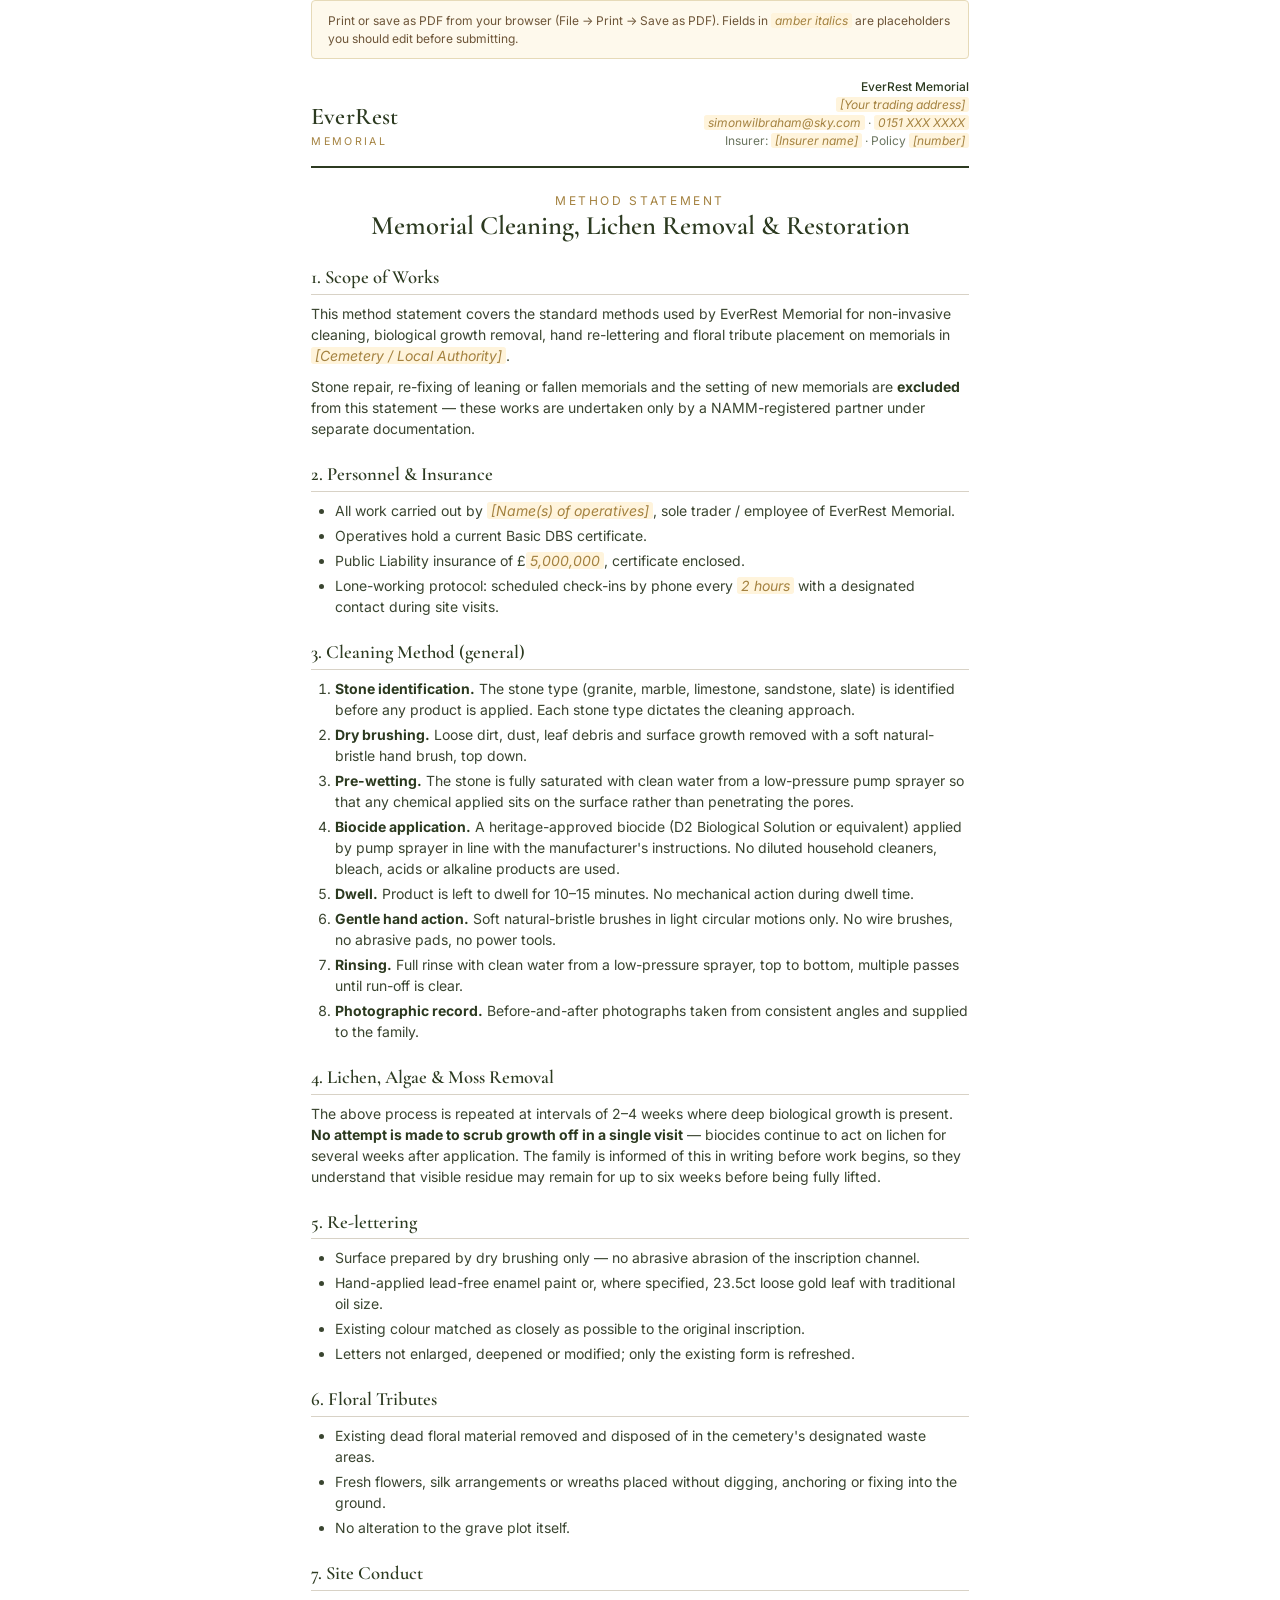
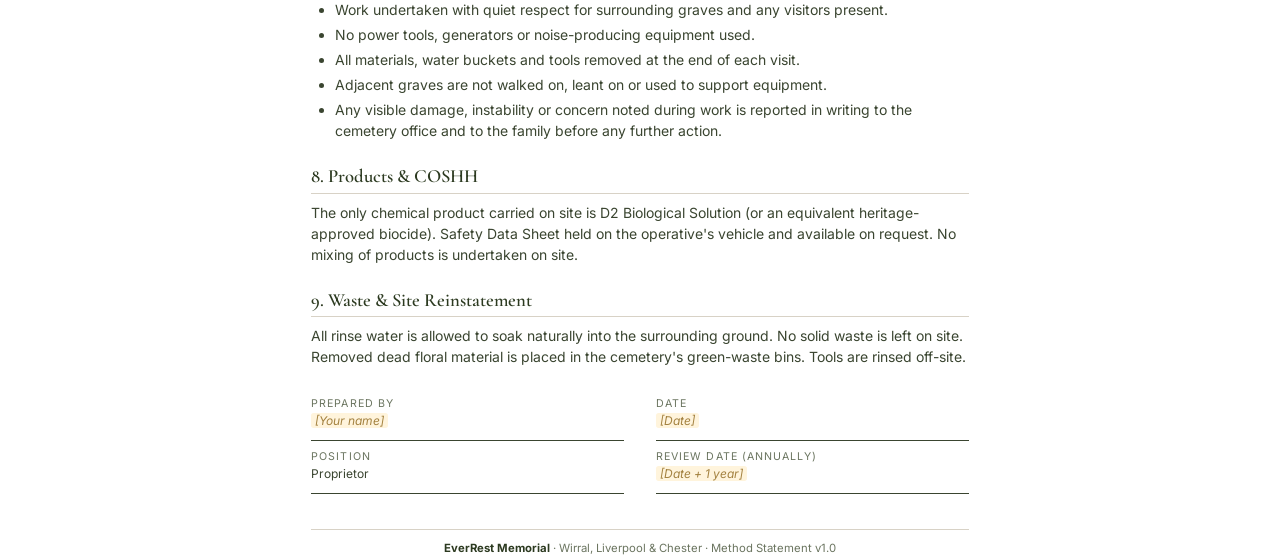
<file: business-docs/method-statement.html>
<!DOCTYPE html>
<html lang="en">
<head>
  <meta charset="UTF-8">
  <title>Method Statement | EverRest Memorial</title>
  <link rel="preconnect" href="https://fonts.googleapis.com">
  <link rel="preconnect" href="https://fonts.gstatic.com" crossorigin>
  <link href="https://fonts.googleapis.com/css2?family=Cormorant+Garamond:wght@500;600;700&family=Inter:wght@400;500;600&display=swap" rel="stylesheet">
  <link rel="stylesheet" href="_shared.css">
</head>
<body>

<div class="print-note no-print">
  Print or save as PDF from your browser (File &rarr; Print &rarr; Save as PDF). Fields in <span class="fillable">amber italics</span> are placeholders you should edit before submitting.
</div>

<div class="letterhead">
  <div>
    <div class="brand-name">EverRest</div>
    <div class="brand-tag">Memorial</div>
  </div>
  <div class="meta">
    <strong>EverRest Memorial</strong><br>
    <span class="fillable">[Your trading address]</span><br>
    <span class="fillable">simonwilbraham@sky.com</span> &middot; <span class="fillable">0151 XXX XXXX</span><br>
    Insurer: <span class="fillable">[Insurer name]</span> &middot; Policy <span class="fillable">[number]</span>
  </div>
</div>

<div class="doc-title">
  <div class="subtitle">Method Statement</div>
  <h1>Memorial Cleaning, Lichen Removal &amp; Restoration</h1>
</div>

<h2>1. Scope of Works</h2>
<p>This method statement covers the standard methods used by EverRest Memorial for non-invasive cleaning, biological growth removal, hand re-lettering and floral tribute placement on memorials in <span class="fillable">[Cemetery / Local Authority]</span>.</p>
<p>Stone repair, re-fixing of leaning or fallen memorials and the setting of new memorials are <strong>excluded</strong> from this statement &mdash; these works are undertaken only by a NAMM-registered partner under separate documentation.</p>

<h2>2. Personnel &amp; Insurance</h2>
<ul>
  <li>All work carried out by <span class="fillable">[Name(s) of operatives]</span>, sole trader / employee of EverRest Memorial.</li>
  <li>Operatives hold a current Basic DBS certificate.</li>
  <li>Public Liability insurance of &pound;<span class="fillable">5,000,000</span>, certificate enclosed.</li>
  <li>Lone-working protocol: scheduled check-ins by phone every <span class="fillable">2 hours</span> with a designated contact during site visits.</li>
</ul>

<h2>3. Cleaning Method (general)</h2>
<ol>
  <li><strong>Stone identification.</strong> The stone type (granite, marble, limestone, sandstone, slate) is identified before any product is applied. Each stone type dictates the cleaning approach.</li>
  <li><strong>Dry brushing.</strong> Loose dirt, dust, leaf debris and surface growth removed with a soft natural-bristle hand brush, top down.</li>
  <li><strong>Pre-wetting.</strong> The stone is fully saturated with clean water from a low-pressure pump sprayer so that any chemical applied sits on the surface rather than penetrating the pores.</li>
  <li><strong>Biocide application.</strong> A heritage-approved biocide (D2 Biological Solution or equivalent) applied by pump sprayer in line with the manufacturer's instructions. No diluted household cleaners, bleach, acids or alkaline products are used.</li>
  <li><strong>Dwell.</strong> Product is left to dwell for 10&ndash;15 minutes. No mechanical action during dwell time.</li>
  <li><strong>Gentle hand action.</strong> Soft natural-bristle brushes in light circular motions only. No wire brushes, no abrasive pads, no power tools.</li>
  <li><strong>Rinsing.</strong> Full rinse with clean water from a low-pressure sprayer, top to bottom, multiple passes until run-off is clear.</li>
  <li><strong>Photographic record.</strong> Before-and-after photographs taken from consistent angles and supplied to the family.</li>
</ol>

<h2>4. Lichen, Algae &amp; Moss Removal</h2>
<p>The above process is repeated at intervals of 2&ndash;4 weeks where deep biological growth is present. <strong>No attempt is made to scrub growth off in a single visit</strong> &mdash; biocides continue to act on lichen for several weeks after application. The family is informed of this in writing before work begins, so they understand that visible residue may remain for up to six weeks before being fully lifted.</p>

<h2>5. Re-lettering</h2>
<ul>
  <li>Surface prepared by dry brushing only &mdash; no abrasive abrasion of the inscription channel.</li>
  <li>Hand-applied lead-free enamel paint or, where specified, 23.5ct loose gold leaf with traditional oil size.</li>
  <li>Existing colour matched as closely as possible to the original inscription.</li>
  <li>Letters not enlarged, deepened or modified; only the existing form is refreshed.</li>
</ul>

<h2>6. Floral Tributes</h2>
<ul>
  <li>Existing dead floral material removed and disposed of in the cemetery's designated waste areas.</li>
  <li>Fresh flowers, silk arrangements or wreaths placed without digging, anchoring or fixing into the ground.</li>
  <li>No alteration to the grave plot itself.</li>
</ul>

<h2>7. Site Conduct</h2>
<ul>
  <li>Work undertaken with quiet respect for surrounding graves and any visitors present.</li>
  <li>No power tools, generators or noise-producing equipment used.</li>
  <li>All materials, water buckets and tools removed at the end of each visit.</li>
  <li>Adjacent graves are not walked on, leant on or used to support equipment.</li>
  <li>Any visible damage, instability or concern noted during work is reported in writing to the cemetery office and to the family before any further action.</li>
</ul>

<h2>8. Products &amp; COSHH</h2>
<p>The only chemical product carried on site is D2 Biological Solution (or an equivalent heritage-approved biocide). Safety Data Sheet held on the operative's vehicle and available on request. No mixing of products is undertaken on site.</p>

<h2>9. Waste &amp; Site Reinstatement</h2>
<p>All rinse water is allowed to soak naturally into the surrounding ground. No solid waste is left on site. Removed dead floral material is placed in the cemetery's green-waste bins. Tools are rinsed off-site.</p>

<div class="signature-block">
  <div>
    <label>Prepared by</label>
    <div class="field"><span class="fillable">[Your name]</span></div>
    <label>Position</label>
    <div class="field">Proprietor</div>
  </div>
  <div>
    <label>Date</label>
    <div class="field"><span class="fillable">[Date]</span></div>
    <label>Review date (annually)</label>
    <div class="field"><span class="fillable">[Date + 1 year]</span></div>
  </div>
</div>

<div class="doc-footer">
  <strong>EverRest Memorial</strong> &middot; Wirral, Liverpool &amp; Chester &middot; Method Statement v1.0
</div>

</body>
</html>
</file>
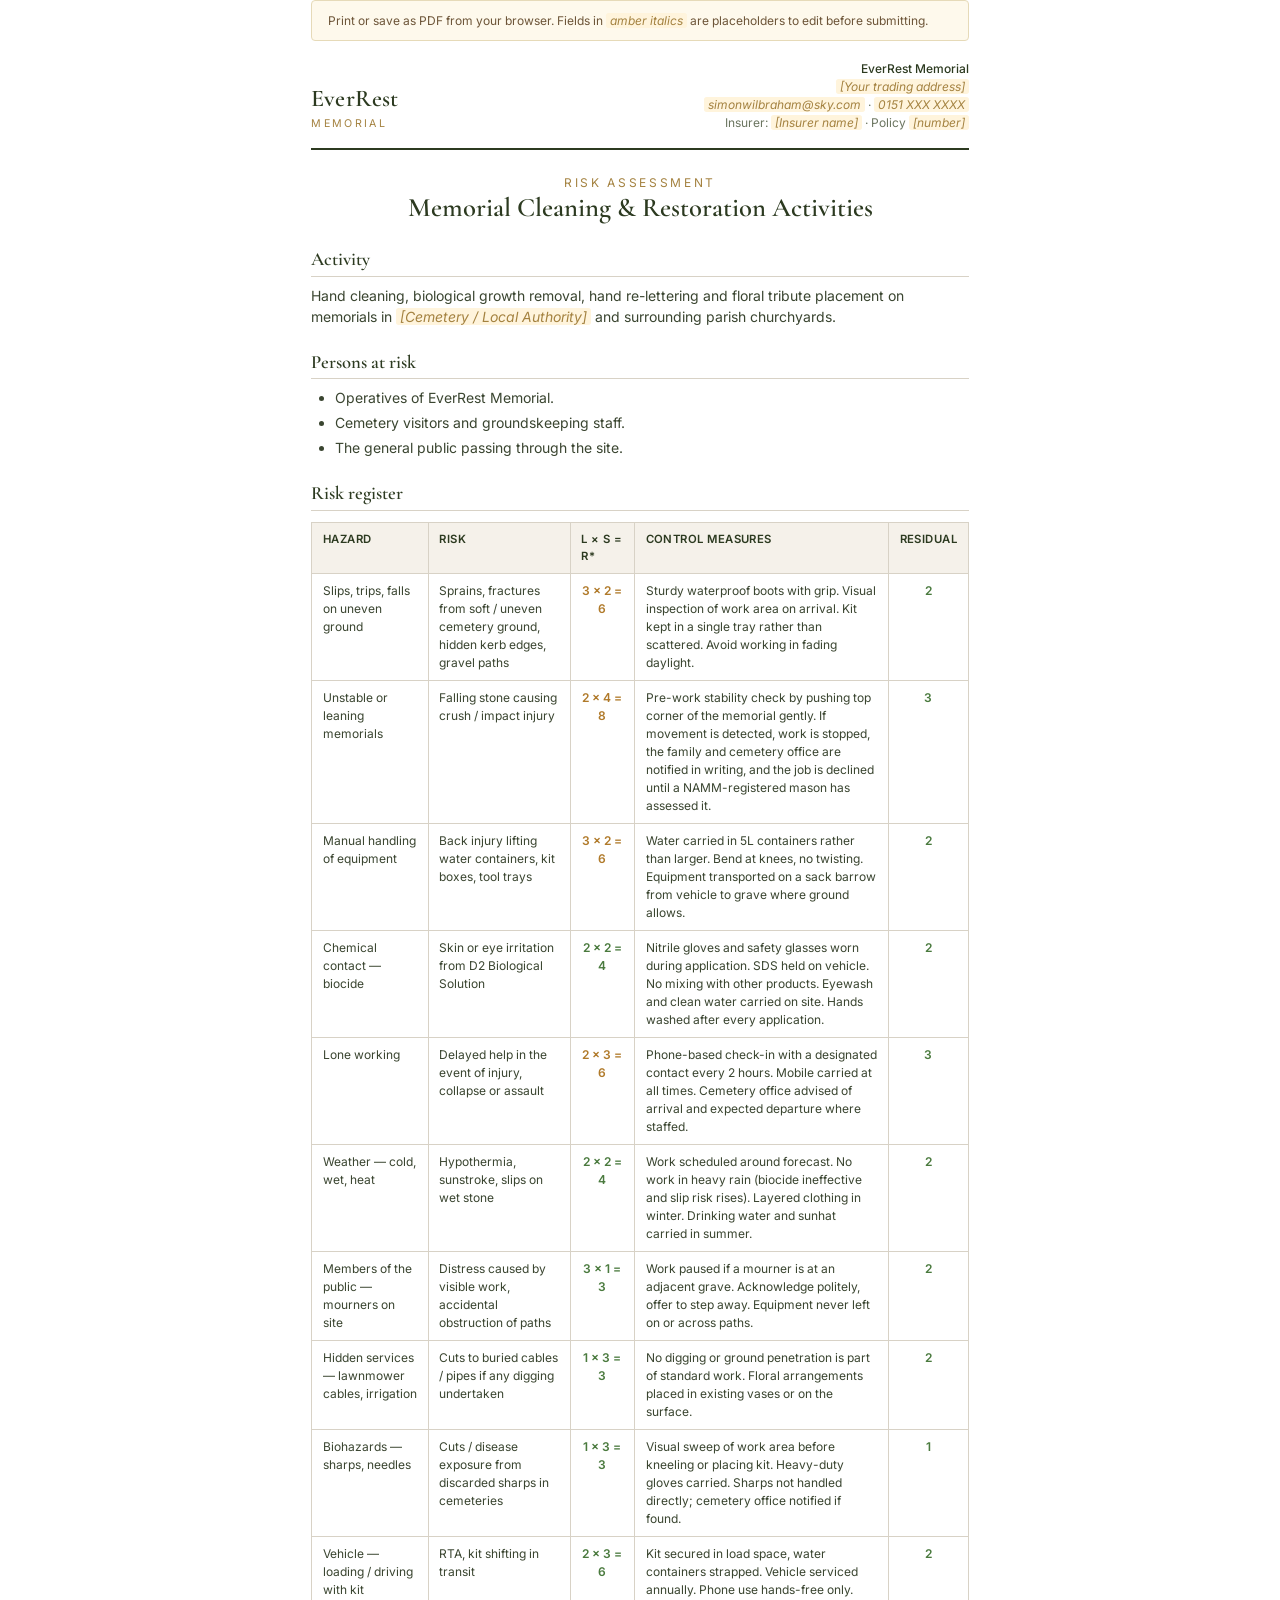
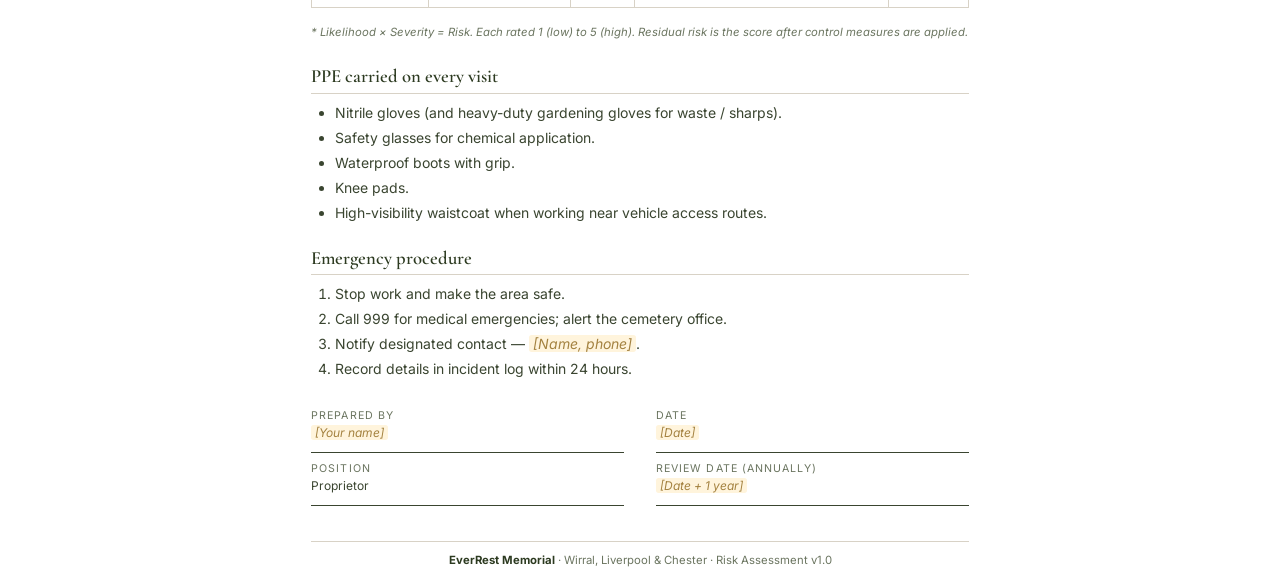
<file: business-docs/risk-assessment.html>
<!DOCTYPE html>
<html lang="en">
<head>
  <meta charset="UTF-8">
  <title>Risk Assessment | EverRest Memorial</title>
  <link rel="preconnect" href="https://fonts.googleapis.com">
  <link rel="preconnect" href="https://fonts.gstatic.com" crossorigin>
  <link href="https://fonts.googleapis.com/css2?family=Cormorant+Garamond:wght@500;600;700&family=Inter:wght@400;500;600&display=swap" rel="stylesheet">
  <link rel="stylesheet" href="_shared.css">
  <style>
    .risk-table th { font-size: 8.5pt; }
    .risk-table td { font-size: 9pt; }
    .risk-table .risk-rating {
      text-align: center;
      font-weight: 600;
      font-family: var(--sans);
    }
    .low { color: #4a7a3e; }
    .med { color: #b07a2a; }
    .high { color: #a64a3a; }
    .key {
      font-size: 8.5pt;
      color: var(--text-light);
      margin-top: 4pt;
      font-style: italic;
    }
  </style>
</head>
<body>

<div class="print-note no-print">
  Print or save as PDF from your browser. Fields in <span class="fillable">amber italics</span> are placeholders to edit before submitting.
</div>

<div class="letterhead">
  <div>
    <div class="brand-name">EverRest</div>
    <div class="brand-tag">Memorial</div>
  </div>
  <div class="meta">
    <strong>EverRest Memorial</strong><br>
    <span class="fillable">[Your trading address]</span><br>
    <span class="fillable">simonwilbraham@sky.com</span> &middot; <span class="fillable">0151 XXX XXXX</span><br>
    Insurer: <span class="fillable">[Insurer name]</span> &middot; Policy <span class="fillable">[number]</span>
  </div>
</div>

<div class="doc-title">
  <div class="subtitle">Risk Assessment</div>
  <h1>Memorial Cleaning &amp; Restoration Activities</h1>
</div>

<h2>Activity</h2>
<p>Hand cleaning, biological growth removal, hand re-lettering and floral tribute placement on memorials in <span class="fillable">[Cemetery / Local Authority]</span> and surrounding parish churchyards.</p>

<h2>Persons at risk</h2>
<ul>
  <li>Operatives of EverRest Memorial.</li>
  <li>Cemetery visitors and groundskeeping staff.</li>
  <li>The general public passing through the site.</li>
</ul>

<h2>Risk register</h2>
<table class="risk-table">
  <thead>
    <tr>
      <th style="width:18%">Hazard</th>
      <th style="width:22%">Risk</th>
      <th style="width:10%">L &times; S = R*</th>
      <th style="width:40%">Control measures</th>
      <th style="width:10%">Residual</th>
    </tr>
  </thead>
  <tbody>
    <tr>
      <td>Slips, trips, falls on uneven ground</td>
      <td>Sprains, fractures from soft / uneven cemetery ground, hidden kerb edges, gravel paths</td>
      <td class="risk-rating med">3 &times; 2 = 6</td>
      <td>Sturdy waterproof boots with grip. Visual inspection of work area on arrival. Kit kept in a single tray rather than scattered. Avoid working in fading daylight.</td>
      <td class="risk-rating low">2</td>
    </tr>
    <tr>
      <td>Unstable or leaning memorials</td>
      <td>Falling stone causing crush / impact injury</td>
      <td class="risk-rating med">2 &times; 4 = 8</td>
      <td>Pre-work stability check by pushing top corner of the memorial gently. If movement is detected, work is stopped, the family and cemetery office are notified in writing, and the job is declined until a NAMM-registered mason has assessed it.</td>
      <td class="risk-rating low">3</td>
    </tr>
    <tr>
      <td>Manual handling of equipment</td>
      <td>Back injury lifting water containers, kit boxes, tool trays</td>
      <td class="risk-rating med">3 &times; 2 = 6</td>
      <td>Water carried in 5L containers rather than larger. Bend at knees, no twisting. Equipment transported on a sack barrow from vehicle to grave where ground allows.</td>
      <td class="risk-rating low">2</td>
    </tr>
    <tr>
      <td>Chemical contact &mdash; biocide</td>
      <td>Skin or eye irritation from D2 Biological Solution</td>
      <td class="risk-rating low">2 &times; 2 = 4</td>
      <td>Nitrile gloves and safety glasses worn during application. SDS held on vehicle. No mixing with other products. Eyewash and clean water carried on site. Hands washed after every application.</td>
      <td class="risk-rating low">2</td>
    </tr>
    <tr>
      <td>Lone working</td>
      <td>Delayed help in the event of injury, collapse or assault</td>
      <td class="risk-rating med">2 &times; 3 = 6</td>
      <td>Phone-based check-in with a designated contact every 2 hours. Mobile carried at all times. Cemetery office advised of arrival and expected departure where staffed.</td>
      <td class="risk-rating low">3</td>
    </tr>
    <tr>
      <td>Weather &mdash; cold, wet, heat</td>
      <td>Hypothermia, sunstroke, slips on wet stone</td>
      <td class="risk-rating low">2 &times; 2 = 4</td>
      <td>Work scheduled around forecast. No work in heavy rain (biocide ineffective and slip risk rises). Layered clothing in winter. Drinking water and sunhat carried in summer.</td>
      <td class="risk-rating low">2</td>
    </tr>
    <tr>
      <td>Members of the public &mdash; mourners on site</td>
      <td>Distress caused by visible work, accidental obstruction of paths</td>
      <td class="risk-rating low">3 &times; 1 = 3</td>
      <td>Work paused if a mourner is at an adjacent grave. Acknowledge politely, offer to step away. Equipment never left on or across paths.</td>
      <td class="risk-rating low">2</td>
    </tr>
    <tr>
      <td>Hidden services &mdash; lawnmower cables, irrigation</td>
      <td>Cuts to buried cables / pipes if any digging undertaken</td>
      <td class="risk-rating low">1 &times; 3 = 3</td>
      <td>No digging or ground penetration is part of standard work. Floral arrangements placed in existing vases or on the surface.</td>
      <td class="risk-rating low">2</td>
    </tr>
    <tr>
      <td>Biohazards &mdash; sharps, needles</td>
      <td>Cuts / disease exposure from discarded sharps in cemeteries</td>
      <td class="risk-rating low">1 &times; 3 = 3</td>
      <td>Visual sweep of work area before kneeling or placing kit. Heavy-duty gloves carried. Sharps not handled directly; cemetery office notified if found.</td>
      <td class="risk-rating low">1</td>
    </tr>
    <tr>
      <td>Vehicle &mdash; loading / driving with kit</td>
      <td>RTA, kit shifting in transit</td>
      <td class="risk-rating low">2 &times; 3 = 6</td>
      <td>Kit secured in load space, water containers strapped. Vehicle serviced annually. Phone use hands-free only.</td>
      <td class="risk-rating low">2</td>
    </tr>
  </tbody>
</table>

<p class="key">* Likelihood &times; Severity = Risk. Each rated 1 (low) to 5 (high). Residual risk is the score after control measures are applied.</p>

<h2>PPE carried on every visit</h2>
<ul>
  <li>Nitrile gloves (and heavy-duty gardening gloves for waste / sharps).</li>
  <li>Safety glasses for chemical application.</li>
  <li>Waterproof boots with grip.</li>
  <li>Knee pads.</li>
  <li>High-visibility waistcoat when working near vehicle access routes.</li>
</ul>

<h2>Emergency procedure</h2>
<ol>
  <li>Stop work and make the area safe.</li>
  <li>Call 999 for medical emergencies; alert the cemetery office.</li>
  <li>Notify designated contact &mdash; <span class="fillable">[Name, phone]</span>.</li>
  <li>Record details in incident log within 24 hours.</li>
</ol>

<div class="signature-block">
  <div>
    <label>Prepared by</label>
    <div class="field"><span class="fillable">[Your name]</span></div>
    <label>Position</label>
    <div class="field">Proprietor</div>
  </div>
  <div>
    <label>Date</label>
    <div class="field"><span class="fillable">[Date]</span></div>
    <label>Review date (annually)</label>
    <div class="field"><span class="fillable">[Date + 1 year]</span></div>
  </div>
</div>

<div class="doc-footer">
  <strong>EverRest Memorial</strong> &middot; Wirral, Liverpool &amp; Chester &middot; Risk Assessment v1.0
</div>

</body>
</html>
</file>
<file: css/style.css>
/* ===== RESET & BASE ===== */
*, *::before, *::after {
  margin: 0;
  padding: 0;
  box-sizing: border-box;
}

:root {
  /* EverRest palette — parchment + deep olive + warm gold */
  --bg: #f5f1ea;            /* parchment cream */
  --bg-card: #ffffff;
  --bg-warm: #ede7dc;
  --bg-dark: #2c3a20;       /* deep olive */
  --dark: #2c3a20;          /* deep olive (from wordmark) */
  --stone: #5a6750;         /* medium olive */
  --stone-light: #8a9078;
  --text: #3a4530;
  --text-light: #6b7560;
  --accent: #a48240;        /* warm gold (from MEMORIAL wordmark) */
  --accent-dark: #806328;
  --accent-light: #b89859;
  --moss: #7d8866;          /* sage olive (wreath leaves) */
  --gold-light: #d9bf94;    /* light gold highlight */
  --border: #d8d2c6;
  --border-light: #e6e1d6;
  --shadow-sm: 0 1px 3px rgba(44, 58, 64, 0.08);
  --shadow: 0 4px 16px rgba(44, 58, 64, 0.08);
  --shadow-lg: 0 12px 32px rgba(44, 58, 64, 0.12);
  --radius: 4px;
  --radius-lg: 8px;
  --transition: all 0.35s ease;
  --serif: 'Cormorant Garamond', 'Times New Roman', Georgia, serif;
  --sans: 'Inter', -apple-system, BlinkMacSystemFont, 'Segoe UI', sans-serif;
}

html {
  scroll-behavior: smooth;
  font-size: 16px;
}

body {
  font-family: var(--sans);
  font-weight: 400;
  color: var(--text);
  line-height: 1.7;
  background: var(--bg);
  overflow-x: hidden;
}

h1, h2, h3, h4, h5, h6 {
  font-family: var(--serif);
  font-weight: 600;
  line-height: 1.2;
  color: var(--dark);
  letter-spacing: -0.005em;
}

p { color: var(--text); }

a {
  text-decoration: none;
  color: inherit;
  transition: var(--transition);
}

img {
  max-width: 100%;
  height: auto;
  display: block;
}

ul { list-style: none; }

.container {
  max-width: 1180px;
  margin: 0 auto;
  padding: 0 24px;
}

.section-padding { padding: 100px 0; }

/* ===== BUTTONS ===== */
.btn {
  display: inline-flex;
  align-items: center;
  gap: 10px;
  padding: 14px 32px;
  border-radius: var(--radius);
  font-family: var(--sans);
  font-weight: 500;
  font-size: 0.95rem;
  letter-spacing: 0.02em;
  cursor: pointer;
  transition: var(--transition);
  border: 1px solid transparent;
  text-align: center;
  line-height: 1;
}

.btn-primary {
  background: var(--accent);
  color: #fff;
  border-color: var(--accent);
}

.btn-primary:hover {
  background: var(--accent-dark);
  border-color: var(--accent-dark);
  transform: translateY(-1px);
  box-shadow: 0 6px 18px rgba(140, 111, 74, 0.25);
}

.btn-secondary {
  background: transparent;
  color: var(--dark);
  border-color: var(--border);
}

.btn-secondary:hover {
  background: var(--dark);
  color: #fff;
  border-color: var(--dark);
}

.btn-white {
  background: #fff;
  color: var(--dark);
}

.btn-white:hover {
  background: var(--bg-warm);
  transform: translateY(-1px);
}

/* ===== SECTION HEADERS ===== */
.section-header {
  text-align: center;
  max-width: 720px;
  margin: 0 auto 64px;
}

.subtitle {
  display: inline-block;
  font-family: var(--sans);
  font-size: 0.78rem;
  font-weight: 500;
  text-transform: uppercase;
  letter-spacing: 0.22em;
  color: var(--accent);
  margin-bottom: 18px;
}

.subtitle.light { color: var(--accent-light); }

.subtitle::before, .subtitle::after {
  content: '';
  display: inline-block;
  width: 28px;
  height: 1px;
  background: var(--accent);
  vertical-align: middle;
  margin: 0 14px;
  opacity: 0.6;
}

.section-header h2 {
  font-size: clamp(2rem, 4vw, 2.75rem);
  margin-bottom: 18px;
}

.section-header p {
  color: var(--text-light);
  font-size: 1.05rem;
  font-family: var(--serif);
  font-style: italic;
  font-weight: 500;
}

/* ===== HEADER ===== */
.header {
  position: fixed;
  top: 0;
  left: 0;
  right: 0;
  background: rgba(245, 241, 234, 0.96);
  backdrop-filter: blur(8px);
  -webkit-backdrop-filter: blur(8px);
  border-bottom: 1px solid var(--border-light);
  z-index: 1000;
  transition: var(--transition);
}

.header.scrolled {
  background: rgba(245, 241, 234, 0.98);
  box-shadow: var(--shadow-sm);
}

.header .container {
  display: flex;
  align-items: center;
  justify-content: space-between;
  padding: 18px 24px;
}

.logo {
  display: inline-flex;
  align-items: center;
  color: var(--dark);
}

.logo-img {
  height: 84px;
  width: auto;
  display: block;
}

.footer-logo .logo-img {
  height: 120px;
  width: auto;
  background: #fff;
  padding: 12px 18px;
  border-radius: var(--radius);
}

.nav-links {
  display: flex;
  gap: 36px;
}

.nav-links a {
  font-size: 0.92rem;
  font-weight: 500;
  color: var(--text);
  letter-spacing: 0.01em;
  position: relative;
  padding: 6px 0;
}

.nav-links a::after {
  content: '';
  position: absolute;
  bottom: 0;
  left: 0;
  right: 0;
  height: 1px;
  background: var(--accent);
  transform: scaleX(0);
  transform-origin: center;
  transition: transform 0.3s ease;
}

.nav-links a:hover { color: var(--accent); }
.nav-links a:hover::after { transform: scaleX(1); }

.nav-cta {
  display: flex;
  align-items: center;
  gap: 18px;
}

.nav-phone {
  font-size: 0.88rem;
  color: var(--text);
  font-weight: 500;
  display: inline-flex;
  align-items: center;
  gap: 8px;
}

.nav-phone i { color: var(--accent); }

.nav-phone:hover { color: var(--accent); }

.nav-cta .btn {
  padding: 11px 22px;
  font-size: 0.88rem;
}

.hamburger {
  display: none;
  background: transparent;
  border: 0;
  cursor: pointer;
  flex-direction: column;
  gap: 5px;
  padding: 8px;
}

.hamburger span {
  display: block;
  width: 24px;
  height: 2px;
  background: var(--dark);
  transition: var(--transition);
}

/* Mobile nav */
.mobile-nav-overlay {
  position: fixed;
  inset: 0;
  background: rgba(44, 58, 64, 0.5);
  opacity: 0;
  visibility: hidden;
  transition: var(--transition);
  z-index: 998;
}

.mobile-nav-overlay.active {
  opacity: 1;
  visibility: visible;
}

.mobile-nav {
  position: fixed;
  top: 0;
  right: -320px;
  width: 300px;
  height: 100vh;
  background: var(--bg);
  display: flex;
  flex-direction: column;
  padding: 90px 28px 28px;
  gap: 6px;
  transition: right 0.35s ease;
  z-index: 999;
  box-shadow: var(--shadow-lg);
}

.mobile-nav.active { right: 0; }

.mobile-nav a {
  padding: 14px 0;
  font-size: 1rem;
  color: var(--text);
  font-weight: 500;
  border-bottom: 1px solid var(--border-light);
}

.mobile-nav a:hover { color: var(--accent); }

.mobile-nav .btn {
  margin-top: 18px;
  justify-content: center;
}

/* ===== HERO ===== */
.hero {
  position: relative;
  min-height: 92vh;
  display: flex;
  align-items: center;
  padding-top: 100px;
  overflow: hidden;
}

.hero-bg {
  position: absolute;
  inset: 0;
  z-index: -2;
  background: #2c3a40;
}

.hero-bg img {
  width: 100%;
  height: 100%;
  object-fit: cover;
  object-position: center;
  filter: brightness(0.75) saturate(0.85);
}

.hero-overlay {
  position: absolute;
  inset: 0;
  background: linear-gradient(
    100deg,
    rgba(31, 42, 48, 0.85) 0%,
    rgba(44, 58, 64, 0.65) 55%,
    rgba(44, 58, 64, 0.3) 100%
  );
  z-index: -1;
}

.hero .container {
  width: 100%;
  position: relative;
  z-index: 2;
}

.hero-content {
  max-width: 720px;
  color: #fff;
}

.hero-eyebrow {
  display: inline-block;
  font-size: 0.78rem;
  font-weight: 500;
  text-transform: uppercase;
  letter-spacing: 0.24em;
  color: rgba(255, 255, 255, 0.85);
  padding: 8px 18px;
  border: 1px solid rgba(255, 255, 255, 0.3);
  border-radius: 2px;
  margin-bottom: 28px;
}

.hero h1 {
  font-size: clamp(2.4rem, 5.5vw, 4rem);
  color: #fff;
  margin-bottom: 22px;
  font-weight: 600;
  line-height: 1.1;
}

.hero h1 span {
  color: #d9bf94;
  font-style: italic;
  font-weight: 500;
  display: block;
}

.hero p {
  font-size: 1.1rem;
  color: rgba(255, 255, 255, 0.92);
  margin-bottom: 36px;
  max-width: 620px;
  line-height: 1.7;
  font-weight: 300;
}

.hero-buttons {
  display: flex;
  gap: 14px;
  margin-bottom: 48px;
  flex-wrap: wrap;
}

.hero .btn-secondary {
  background: rgba(255, 255, 255, 0.08);
  color: #fff;
  border-color: rgba(255, 255, 255, 0.35);
  backdrop-filter: blur(4px);
}

.hero .btn-secondary:hover {
  background: #fff;
  color: var(--dark);
  border-color: #fff;
}

.hero-trust {
  display: flex;
  gap: 12px;
  flex-wrap: wrap;
}

.trust-pill {
  display: inline-flex;
  align-items: center;
  gap: 8px;
  padding: 8px 16px;
  background: rgba(255, 255, 255, 0.08);
  border: 1px solid rgba(255, 255, 255, 0.18);
  border-radius: 2px;
  color: rgba(255, 255, 255, 0.92);
  font-size: 0.82rem;
  letter-spacing: 0.04em;
  font-weight: 400;
}

.trust-pill i { color: #d9bf94; }

.hero-scroll {
  position: absolute;
  bottom: 32px;
  left: 50%;
  transform: translateX(-50%);
  z-index: 2;
}

.hero-scroll a {
  display: inline-flex;
  align-items: center;
  justify-content: center;
  width: 42px;
  height: 42px;
  border: 1px solid rgba(255, 255, 255, 0.35);
  border-radius: 50%;
  color: rgba(255, 255, 255, 0.85);
  animation: gentleBob 2.4s ease-in-out infinite;
}

@keyframes gentleBob {
  0%, 100% { transform: translateY(0); }
  50% { transform: translateY(6px); }
}

.hero-scroll a:hover {
  background: rgba(255, 255, 255, 0.12);
  color: #fff;
}

/* ===== ABOUT ===== */
.about {
  background: var(--bg);
}

.about .container {
  display: grid;
  grid-template-columns: 1fr 1.1fr;
  gap: 72px;
  align-items: center;
}

.about-images {
  position: relative;
}

.about-photo {
  border-radius: var(--radius);
  overflow: hidden;
  box-shadow: var(--shadow-lg);
  background: var(--dark);
  aspect-ratio: 400 / 520;
  max-height: 560px;
}

.about-photo img {
  width: 100%;
  height: 100%;
  object-fit: cover;
  display: block;
  filter: saturate(0.85) brightness(0.96);
}

.experience-badge {
  position: absolute;
  top: -28px;
  left: -28px;
  background: var(--dark);
  color: var(--bg);
  width: 120px;
  height: 120px;
  border-radius: 50%;
  display: flex;
  flex-direction: column;
  align-items: center;
  justify-content: center;
  text-align: center;
  border: 6px solid var(--bg);
  box-shadow: var(--shadow);
}

.experience-badge .number {
  font-family: var(--serif);
  font-size: 2.2rem;
  font-weight: 600;
  line-height: 1;
  color: #d9bf94;
}

.experience-badge .text {
  font-size: 0.7rem;
  text-transform: uppercase;
  letter-spacing: 0.18em;
  margin-top: 6px;
  line-height: 1.3;
}

.about-content .subtitle::before,
.about-content .subtitle::after { display: none; }

.about-content .subtitle {
  margin-left: 0;
}

.about-content h2 {
  font-size: clamp(1.9rem, 3.6vw, 2.5rem);
  margin-bottom: 22px;
}

.about-content p {
  margin-bottom: 18px;
  color: var(--text-light);
  font-size: 1.02rem;
}

.about-features {
  display: grid;
  grid-template-columns: 1fr 1fr;
  gap: 14px 28px;
  margin: 32px 0;
}

.about-feature {
  display: flex;
  align-items: center;
  gap: 12px;
  font-size: 0.95rem;
  color: var(--text);
}

.about-feature i {
  color: var(--accent);
  font-size: 0.85rem;
  width: 22px;
  height: 22px;
  display: inline-flex;
  align-items: center;
  justify-content: center;
  border: 1px solid var(--accent);
  border-radius: 50%;
  flex-shrink: 0;
}

.about-cta { margin-top: 8px; }

/* ===== SERVICES ===== */
.services {
  background: var(--bg-warm);
  position: relative;
}

.services-grid {
  display: grid;
  grid-template-columns: repeat(3, 1fr);
  gap: 28px;
}

.service-card {
  background: var(--bg-card);
  padding: 44px 36px;
  border-radius: var(--radius);
  border: 1px solid var(--border-light);
  transition: var(--transition);
  position: relative;
  display: flex;
  flex-direction: column;
}

.service-card:hover {
  transform: translateY(-4px);
  box-shadow: var(--shadow-lg);
  border-color: var(--accent);
}

.service-card-icon {
  width: 64px;
  height: 64px;
  border-radius: 50%;
  background: var(--bg-warm);
  display: inline-flex;
  align-items: center;
  justify-content: center;
  font-size: 1.4rem;
  color: var(--accent);
  margin-bottom: 24px;
  border: 1px solid var(--border);
}

.service-card h3 {
  font-size: 1.5rem;
  margin-bottom: 14px;
  color: var(--dark);
}

.service-card > p {
  color: var(--text-light);
  font-size: 0.96rem;
  margin-bottom: 22px;
  line-height: 1.65;
}

.service-list {
  margin-bottom: 24px;
  flex-grow: 1;
}

.service-list li {
  display: flex;
  align-items: flex-start;
  gap: 10px;
  padding: 6px 0;
  color: var(--text);
  font-size: 0.92rem;
}

.service-list i {
  color: var(--accent);
  font-size: 0.72rem;
  margin-top: 7px;
  flex-shrink: 0;
}

.service-price {
  padding-top: 20px;
  border-top: 1px solid var(--border-light);
  font-family: var(--sans);
  font-size: 0.85rem;
  color: var(--text-light);
  text-transform: uppercase;
  letter-spacing: 0.12em;
}

.service-price span {
  font-family: var(--serif);
  font-size: 1.6rem;
  font-weight: 600;
  color: var(--dark);
  letter-spacing: 0;
  text-transform: none;
  margin-left: 4px;
}

/* ===== BEFORE & AFTER ===== */
.results { background: var(--bg); }

.before-after {
  max-width: 980px;
  margin: 0 auto;
  text-align: center;
}

.before-after img {
  width: 100%;
  height: auto;
  border-radius: var(--radius);
  box-shadow: var(--shadow-lg);
  border: 1px solid var(--border-light);
}

.before-after figcaption {
  margin-top: 24px;
  font-family: var(--serif);
  font-style: italic;
  font-size: 1.02rem;
  color: var(--text-light);
  max-width: 640px;
  margin-left: auto;
  margin-right: auto;
  line-height: 1.6;
}

/* ===== PROCESS ===== */
.process { background: var(--bg-warm); }

.process-grid {
  display: grid;
  grid-template-columns: repeat(4, 1fr);
  gap: 28px;
  position: relative;
}

.process-step {
  text-align: center;
  padding: 0 12px;
  position: relative;
}

.process-step:not(:last-child)::after {
  content: '';
  position: absolute;
  top: 38px;
  right: -28px;
  width: 56px;
  height: 1px;
  background: var(--border);
}

.process-number {
  font-family: var(--serif);
  font-size: 0.95rem;
  color: var(--accent);
  letter-spacing: 0.18em;
  margin-bottom: 10px;
  font-weight: 500;
}

.process-icon {
  width: 76px;
  height: 76px;
  border-radius: 50%;
  background: var(--bg-card);
  border: 1px solid var(--border);
  display: inline-flex;
  align-items: center;
  justify-content: center;
  font-size: 1.4rem;
  color: var(--accent);
  margin-bottom: 22px;
  position: relative;
}

.process-step h3 {
  font-size: 1.4rem;
  margin-bottom: 12px;
}

.process-step p {
  color: var(--text-light);
  font-size: 0.95rem;
  line-height: 1.65;
}

/* ===== AREAS ===== */
.areas {
  background: var(--dark);
  color: rgba(255, 255, 255, 0.88);
}

.areas .section-header h2,
.areas .section-header p {
  color: #fff;
}

.areas .section-header p {
  color: rgba(255, 255, 255, 0.75);
}

.areas-grid {
  display: grid;
  grid-template-columns: repeat(3, 1fr);
  gap: 28px;
}

.area-card {
  background: rgba(255, 255, 255, 0.04);
  border: 1px solid rgba(255, 255, 255, 0.1);
  padding: 40px 32px;
  border-radius: var(--radius);
  transition: var(--transition);
}

.area-card:hover {
  background: rgba(255, 255, 255, 0.07);
  transform: translateY(-3px);
  border-color: rgba(217, 191, 148, 0.3);
}

.area-card-icon {
  width: 54px;
  height: 54px;
  background: rgba(217, 191, 148, 0.12);
  border-radius: 50%;
  display: inline-flex;
  align-items: center;
  justify-content: center;
  color: #d9bf94;
  font-size: 1.15rem;
  margin-bottom: 22px;
}

.area-card h3 {
  font-size: 1.55rem;
  color: #fff;
  margin-bottom: 12px;
}

.area-card p {
  color: rgba(255, 255, 255, 0.7);
  font-size: 0.95rem;
  margin-bottom: 24px;
}

.area-locations {
  display: flex;
  flex-wrap: wrap;
  gap: 8px;
}

.area-locations span {
  padding: 6px 14px;
  background: rgba(255, 255, 255, 0.06);
  border: 1px solid rgba(255, 255, 255, 0.12);
  border-radius: 2px;
  font-size: 0.82rem;
  color: rgba(255, 255, 255, 0.85);
}

.areas-note {
  text-align: center;
  margin-top: 48px;
  font-style: italic;
  font-family: var(--serif);
  font-size: 1.05rem;
  color: rgba(255, 255, 255, 0.7);
}

/* ===== TESTIMONIALS ===== */
.testimonials { background: var(--bg-warm); }

.testimonials-grid {
  display: grid;
  grid-template-columns: repeat(3, 1fr);
  gap: 28px;
}

.testimonial-card {
  background: var(--bg-card);
  padding: 40px 34px;
  border-radius: var(--radius);
  border: 1px solid var(--border-light);
  position: relative;
}

.quote-icon {
  font-size: 1.6rem;
  color: var(--accent);
  opacity: 0.4;
  margin-bottom: 18px;
}

.testimonial-card blockquote {
  font-family: var(--serif);
  font-size: 1.1rem;
  line-height: 1.7;
  color: var(--text);
  font-style: italic;
  font-weight: 500;
  margin-bottom: 24px;
}

.testimonial-author {
  padding-top: 20px;
  border-top: 1px solid var(--border-light);
  display: flex;
  flex-direction: column;
  gap: 2px;
}

.testimonial-author strong {
  font-family: var(--serif);
  font-size: 1.05rem;
  color: var(--dark);
  font-weight: 600;
}

.testimonial-author span {
  font-size: 0.85rem;
  color: var(--text-light);
  letter-spacing: 0.04em;
}

/* ===== CTA BANNER ===== */
.cta-banner {
  background:
    linear-gradient(135deg, rgba(31, 42, 48, 0.88), rgba(44, 58, 64, 0.78)),
    url('../images/cta-path.jpg') center/cover no-repeat;
  padding: 90px 0;
  text-align: center;
  color: #fff;
  position: relative;
  overflow: hidden;
}

.cta-banner > .container { position: relative; z-index: 1; }

.cta-banner h2 {
  font-size: clamp(1.8rem, 3.4vw, 2.4rem);
  color: #fff;
  margin-bottom: 16px;
}

.cta-banner p {
  font-family: var(--serif);
  font-style: italic;
  font-size: 1.1rem;
  color: rgba(255, 255, 255, 0.85);
  margin-bottom: 32px;
  max-width: 600px;
  margin-left: auto;
  margin-right: auto;
}

.cta-buttons {
  display: flex;
  gap: 14px;
  justify-content: center;
  flex-wrap: wrap;
}

.cta-banner .btn-secondary {
  color: #fff;
  border-color: rgba(255, 255, 255, 0.5);
}

.cta-banner .btn-secondary:hover {
  background: #fff;
  color: var(--dark);
  border-color: #fff;
}

/* ===== CONTACT ===== */
.contact { background: var(--bg); }

.contact-wrapper {
  display: grid;
  grid-template-columns: 1fr 1.3fr;
  gap: 48px;
  background: var(--bg-card);
  border: 1px solid var(--border-light);
  border-radius: var(--radius);
  padding: 48px;
  box-shadow: var(--shadow);
}

.contact-info h3 {
  font-size: 1.7rem;
  margin-bottom: 14px;
}

.contact-info > p {
  color: var(--text-light);
  margin-bottom: 32px;
  font-size: 0.95rem;
}

.contact-details {
  display: flex;
  flex-direction: column;
  gap: 22px;
  margin-bottom: 36px;
}

.contact-detail {
  display: flex;
  align-items: center;
  gap: 16px;
}

.contact-detail-icon {
  width: 44px;
  height: 44px;
  border-radius: 50%;
  background: var(--bg-warm);
  display: inline-flex;
  align-items: center;
  justify-content: center;
  color: var(--accent);
  flex-shrink: 0;
}

.contact-detail-text { display: flex; flex-direction: column; gap: 2px; }

.contact-detail-text strong {
  font-family: var(--sans);
  font-size: 0.72rem;
  text-transform: uppercase;
  letter-spacing: 0.2em;
  color: var(--text-light);
  font-weight: 500;
}

.contact-detail-text span {
  font-size: 0.98rem;
  color: var(--dark);
  font-weight: 500;
}

.contact-hours {
  padding: 24px;
  background: var(--bg-warm);
  border-radius: var(--radius);
  border: 1px solid var(--border-light);
}

.contact-hours h4 {
  font-size: 1rem;
  margin-bottom: 16px;
  display: flex;
  align-items: center;
  gap: 8px;
  color: var(--dark);
}

.contact-hours h4 i { color: var(--accent); font-size: 0.9rem; }

.contact-hours ul { margin-bottom: 14px; }

.contact-hours li {
  display: flex;
  justify-content: space-between;
  padding: 7px 0;
  font-size: 0.92rem;
  color: var(--text);
  border-bottom: 1px solid var(--border-light);
}

.contact-hours li:last-child { border-bottom: 0; }

.hours-note {
  font-size: 0.82rem;
  color: var(--text-light);
  font-style: italic;
  margin: 0;
}

.contact-form-area h3 {
  font-size: 1.7rem;
  margin-bottom: 14px;
}

.contact-form-area > p {
  color: var(--text-light);
  margin-bottom: 28px;
  font-size: 0.95rem;
}

.form-row {
  display: grid;
  grid-template-columns: 1fr 1fr;
  gap: 16px;
  margin-bottom: 16px;
}

.form-group {
  display: flex;
  flex-direction: column;
  margin-bottom: 16px;
}

.form-row .form-group { margin-bottom: 0; }

.form-group label {
  font-size: 0.82rem;
  color: var(--text-light);
  font-weight: 500;
  margin-bottom: 8px;
  letter-spacing: 0.04em;
}

.form-group input,
.form-group select,
.form-group textarea {
  font-family: var(--sans);
  font-size: 0.95rem;
  padding: 12px 14px;
  border: 1px solid var(--border);
  border-radius: var(--radius);
  background: var(--bg);
  color: var(--dark);
  transition: var(--transition);
  width: 100%;
}

.form-group input:focus,
.form-group select:focus,
.form-group textarea:focus {
  outline: none;
  border-color: var(--accent);
  background: #fff;
  box-shadow: 0 0 0 3px rgba(140, 111, 74, 0.1);
}

.form-group textarea {
  resize: vertical;
  font-family: var(--sans);
  line-height: 1.6;
}

.form-submit-btn {
  width: 100%;
  justify-content: center;
  padding: 16px;
  font-size: 0.95rem;
  margin-top: 8px;
}

.form-note {
  text-align: center;
  font-size: 0.82rem;
  color: var(--text-light);
  font-style: italic;
  margin-top: 16px;
}

/* ===== FOOTER ===== */
.footer {
  background: #1f2a30;
  color: rgba(255, 255, 255, 0.7);
  padding: 70px 0 30px;
}

.footer-grid {
  display: grid;
  grid-template-columns: 1.6fr 1fr 1fr 1.2fr;
  gap: 48px;
  padding-bottom: 48px;
  border-bottom: 1px solid rgba(255, 255, 255, 0.1);
}

.footer-about .logo {
  margin-bottom: 22px;
}

.footer-about p {
  color: rgba(255, 255, 255, 0.65);
  font-size: 0.94rem;
  line-height: 1.7;
}

.footer h4 {
  color: #fff;
  font-size: 1.1rem;
  margin-bottom: 22px;
}

.footer-links li {
  margin-bottom: 12px;
  font-size: 0.92rem;
  color: rgba(255, 255, 255, 0.65);
  display: flex;
  align-items: center;
  gap: 10px;
}

.footer-links a {
  font-size: 0.92rem;
  color: rgba(255, 255, 255, 0.65);
  display: inline-flex;
  align-items: center;
  gap: 10px;
}

.footer-links a:hover { color: #d9bf94; }

.footer-links i { color: var(--accent); font-size: 0.85rem; }

.footer-bottom {
  padding-top: 28px;
  display: flex;
  justify-content: space-between;
  align-items: center;
  flex-wrap: wrap;
  gap: 14px;
  font-size: 0.85rem;
  color: rgba(255, 255, 255, 0.55);
}

.footer-bottom-links {
  display: flex;
  gap: 24px;
}

.footer-bottom-links a:hover { color: #d9bf94; }

/* ===== BACK TO TOP ===== */
.back-to-top {
  position: fixed;
  bottom: 28px;
  right: 28px;
  width: 44px;
  height: 44px;
  border-radius: 50%;
  background: var(--dark);
  color: #fff;
  border: 0;
  cursor: pointer;
  font-size: 0.95rem;
  opacity: 0;
  visibility: hidden;
  transition: var(--transition);
  z-index: 100;
  box-shadow: var(--shadow);
}

.back-to-top.visible {
  opacity: 1;
  visibility: visible;
}

.back-to-top:hover {
  background: var(--accent);
  transform: translateY(-3px);
}

/* ===== ANIMATIONS ===== */
.fade-in,
.fade-in-left,
.fade-in-right {
  opacity: 0;
  transition: opacity 0.9s ease, transform 0.9s ease;
}

.fade-in { transform: translateY(20px); }
.fade-in-left { transform: translateX(-30px); }
.fade-in-right { transform: translateX(30px); }

.fade-in.visible,
.fade-in-left.visible,
.fade-in-right.visible {
  opacity: 1;
  transform: translate(0, 0);
}

/* ===== RESPONSIVE ===== */
@media (max-width: 1024px) {
  .about .container {
    grid-template-columns: 1fr;
    gap: 80px;
  }

  .about-content { text-align: center; }
  .about-content .subtitle { display: inline-block; }
  .about-content .subtitle::before,
  .about-content .subtitle::after {
    display: inline-block;
  }
  .about-features {
    text-align: left;
    max-width: 480px;
    margin-left: auto;
    margin-right: auto;
  }

  .about-img-small { width: 180px; height: 180px; }

  .services-grid,
  .areas-grid,
  .testimonials-grid {
    grid-template-columns: repeat(2, 1fr);
  }

  .process-grid {
    grid-template-columns: repeat(2, 1fr);
    gap: 48px 28px;
  }

  .process-step:not(:last-child)::after { display: none; }

  .contact-wrapper {
    grid-template-columns: 1fr;
    padding: 36px;
  }

  .footer-grid {
    grid-template-columns: 1fr 1fr;
    gap: 36px;
  }
}

@media (max-width: 768px) {
  .section-padding { padding: 64px 0; }

  /* Centre all content on mobile */
  .service-card,
  .area-card,
  .testimonial-card,
  .contact-info,
  .contact-form-area,
  .footer-about,
  .footer-grid > div {
    text-align: center;
  }

  /* Footer logo/links centred */
  .footer .logo,
  .footer-links li,
  .footer-links a {
    justify-content: center;
  }

  /* Service & area card icons centred */
  .service-card-icon,
  .area-card-icon {
    margin-left: auto;
    margin-right: auto;
  }

  /* Service list items: keep icon + text together but centre the row */
  .service-list li {
    justify-content: center;
  }

  /* Area location pills centred */
  .area-locations { justify-content: center; }

  /* Service price centred under text */
  .service-price { text-align: center; }

  /* About feature ticks centred as a group */
  .about-features {
    justify-items: center;
  }

  /* Contact info: centre the icon-and-text rows */
  .contact-detail { justify-content: center; }
  .contact-detail-text { text-align: left; }

  /* Contact hours stay left so the time columns line up */
  .contact-hours { text-align: left; }

  /* Form labels centred above their inputs */
  .form-group { align-items: center; }
  .form-group label { text-align: center; width: 100%; }

  .nav-links { display: none; }

  .nav-cta .btn { display: none; }
  .nav-phone { display: none; }

  .hamburger { display: flex; }

  .hero { min-height: auto; padding-top: 130px; padding-bottom: 60px; }

  .hero-content {
    padding-bottom: 8px;
    text-align: center;
    display: flex;
    flex-direction: column;
    align-items: center;
  }

  .hero-eyebrow {
    font-size: 0.72rem;
    letter-spacing: 0.18em;
    padding: 7px 14px;
  }

  .hero-buttons {
    flex-direction: column;
    width: 100%;
    align-items: stretch;
  }
  .hero-buttons .btn { width: 100%; justify-content: center; }

  .hero-trust {
    gap: 8px;
    justify-content: center;
    flex-wrap: wrap;
  }
  .trust-pill { font-size: 0.78rem; padding: 6px 12px; }

  .hero-scroll { display: none; }

  .about-features { grid-template-columns: 1fr; }

  .services-grid,
  .areas-grid,
  .testimonials-grid {
    grid-template-columns: 1fr;
  }

  .process-grid {
    grid-template-columns: 1fr 1fr;
    gap: 32px 20px;
  }

  .process-step { padding: 0; }
  .process-step:not(:last-child)::after { display: none; }
  .process-icon { width: 60px; height: 60px; font-size: 1.15rem; margin-bottom: 16px; }
  .process-step h3 { font-size: 1.15rem; }
  .process-step p { font-size: 0.88rem; }

  .contact-wrapper { padding: 28px 22px; }

  .form-row { grid-template-columns: 1fr; gap: 0; }
  .form-row .form-group { margin-bottom: 16px; }

  .footer-grid { grid-template-columns: 1fr; gap: 36px; }

  .footer-bottom { justify-content: center; text-align: center; }

  .cta-buttons { flex-direction: column; }
  .cta-buttons .btn { width: 100%; justify-content: center; }

  .experience-badge {
    width: 96px; height: 96px;
    top: -18px; left: -18px;
  }
  .experience-badge .number { font-size: 1.7rem; }

  .about-img-main img { height: 380px; }
  .about-img-small {
    width: 130px; height: 130px;
    right: -16px; bottom: -16px;
  }
}

@media (max-width: 480px) {
  .container { padding: 0 18px; }
  .section-header { margin-bottom: 44px; }
  .logo-img { height: 52px; }
}
</file>
<file: business-docs/_shared.css>
/* Shared print stylesheet for Hallowed Ground business documents */

@page {
  size: A4;
  margin: 16mm 18mm;
}

* { box-sizing: border-box; margin: 0; padding: 0; }

:root {
  --bg: #f5f1ea;
  --dark: #2c3a20;
  --stone: #5a6750;
  --text: #3a4530;
  --text-light: #6b7560;
  --accent: #a48240;
  --border: #d8d2c6;
  --serif: 'Cormorant Garamond', 'Georgia', 'Times New Roman', serif;
  --sans: 'Inter', -apple-system, 'Helvetica Neue', sans-serif;
}

html, body {
  font-family: var(--sans);
  font-size: 10.5pt;
  line-height: 1.5;
  color: var(--text);
  background: #fff;
}

body {
  max-width: 174mm;
  margin: 0 auto;
  padding: 0;
}

h1, h2, h3, h4 {
  font-family: var(--serif);
  font-weight: 600;
  color: var(--dark);
  line-height: 1.2;
}

h1 { font-size: 24pt; margin-bottom: 4pt; }
h2 { font-size: 14pt; margin: 18pt 0 6pt; padding-bottom: 4pt; border-bottom: 1px solid var(--border); }
h3 { font-size: 11.5pt; margin: 12pt 0 4pt; color: var(--accent); font-weight: 600; }

p { margin-bottom: 8pt; }

ul, ol { margin: 4pt 0 8pt 18pt; }
li { margin-bottom: 3pt; }

strong { color: var(--dark); }

/* Letterhead */
.letterhead {
  display: flex;
  justify-content: space-between;
  align-items: flex-end;
  padding-bottom: 12pt;
  margin-bottom: 18pt;
  border-bottom: 2px solid var(--dark);
}

.letterhead .brand-name {
  font-family: var(--serif);
  font-size: 18pt;
  font-weight: 600;
  color: var(--dark);
  letter-spacing: 0.005em;
  line-height: 1;
}

.letterhead .brand-tag {
  font-family: var(--sans);
  font-size: 8pt;
  text-transform: uppercase;
  letter-spacing: 0.22em;
  color: var(--accent);
  margin-top: 4pt;
}

.letterhead .meta {
  text-align: right;
  font-size: 9pt;
  color: var(--text-light);
  line-height: 1.5;
}

.letterhead .meta strong {
  color: var(--dark);
  font-weight: 500;
}

/* Document title block */
.doc-title {
  text-align: center;
  margin-bottom: 16pt;
}

.doc-title h1 {
  font-size: 20pt;
  margin-bottom: 6pt;
}

.doc-title .subtitle {
  font-size: 9pt;
  text-transform: uppercase;
  letter-spacing: 0.22em;
  color: var(--accent);
}

/* Tables */
table {
  width: 100%;
  border-collapse: collapse;
  margin: 8pt 0 12pt;
  font-size: 9.5pt;
}

th, td {
  text-align: left;
  padding: 6pt 8pt;
  border: 1px solid var(--border);
  vertical-align: top;
}

th {
  background: var(--bg);
  font-weight: 600;
  font-family: var(--sans);
  color: var(--dark);
  font-size: 9pt;
  text-transform: uppercase;
  letter-spacing: 0.04em;
}

/* Signature blocks */
.signature-block {
  margin-top: 20pt;
  display: grid;
  grid-template-columns: 1fr 1fr;
  gap: 24pt;
  font-size: 9pt;
}

.signature-block .field {
  border-bottom: 1px solid var(--text);
  padding-bottom: 1pt;
  min-height: 22pt;
  margin-bottom: 4pt;
}

.signature-block label {
  color: var(--text-light);
  font-size: 8pt;
  text-transform: uppercase;
  letter-spacing: 0.1em;
}

/* Footer */
.doc-footer {
  margin-top: 22pt;
  padding-top: 8pt;
  border-top: 1px solid var(--border);
  font-size: 8.5pt;
  color: var(--text-light);
  text-align: center;
}

.doc-footer strong { color: var(--dark); }

/* Editable field markers — for the user's reference */
.fillable {
  background: #fff4dc;
  padding: 0 3pt;
  border-radius: 2pt;
  color: var(--accent);
  font-style: italic;
}

@media print {
  .fillable {
    background: transparent;
    color: var(--text);
    font-style: normal;
  }
  .no-print { display: none; }
}

.print-note {
  background: #fef9ec;
  border: 1px solid #e6dab8;
  padding: 8pt 12pt;
  margin-bottom: 14pt;
  font-size: 9pt;
  border-radius: 3pt;
  color: #6d5538;
}
</file>
